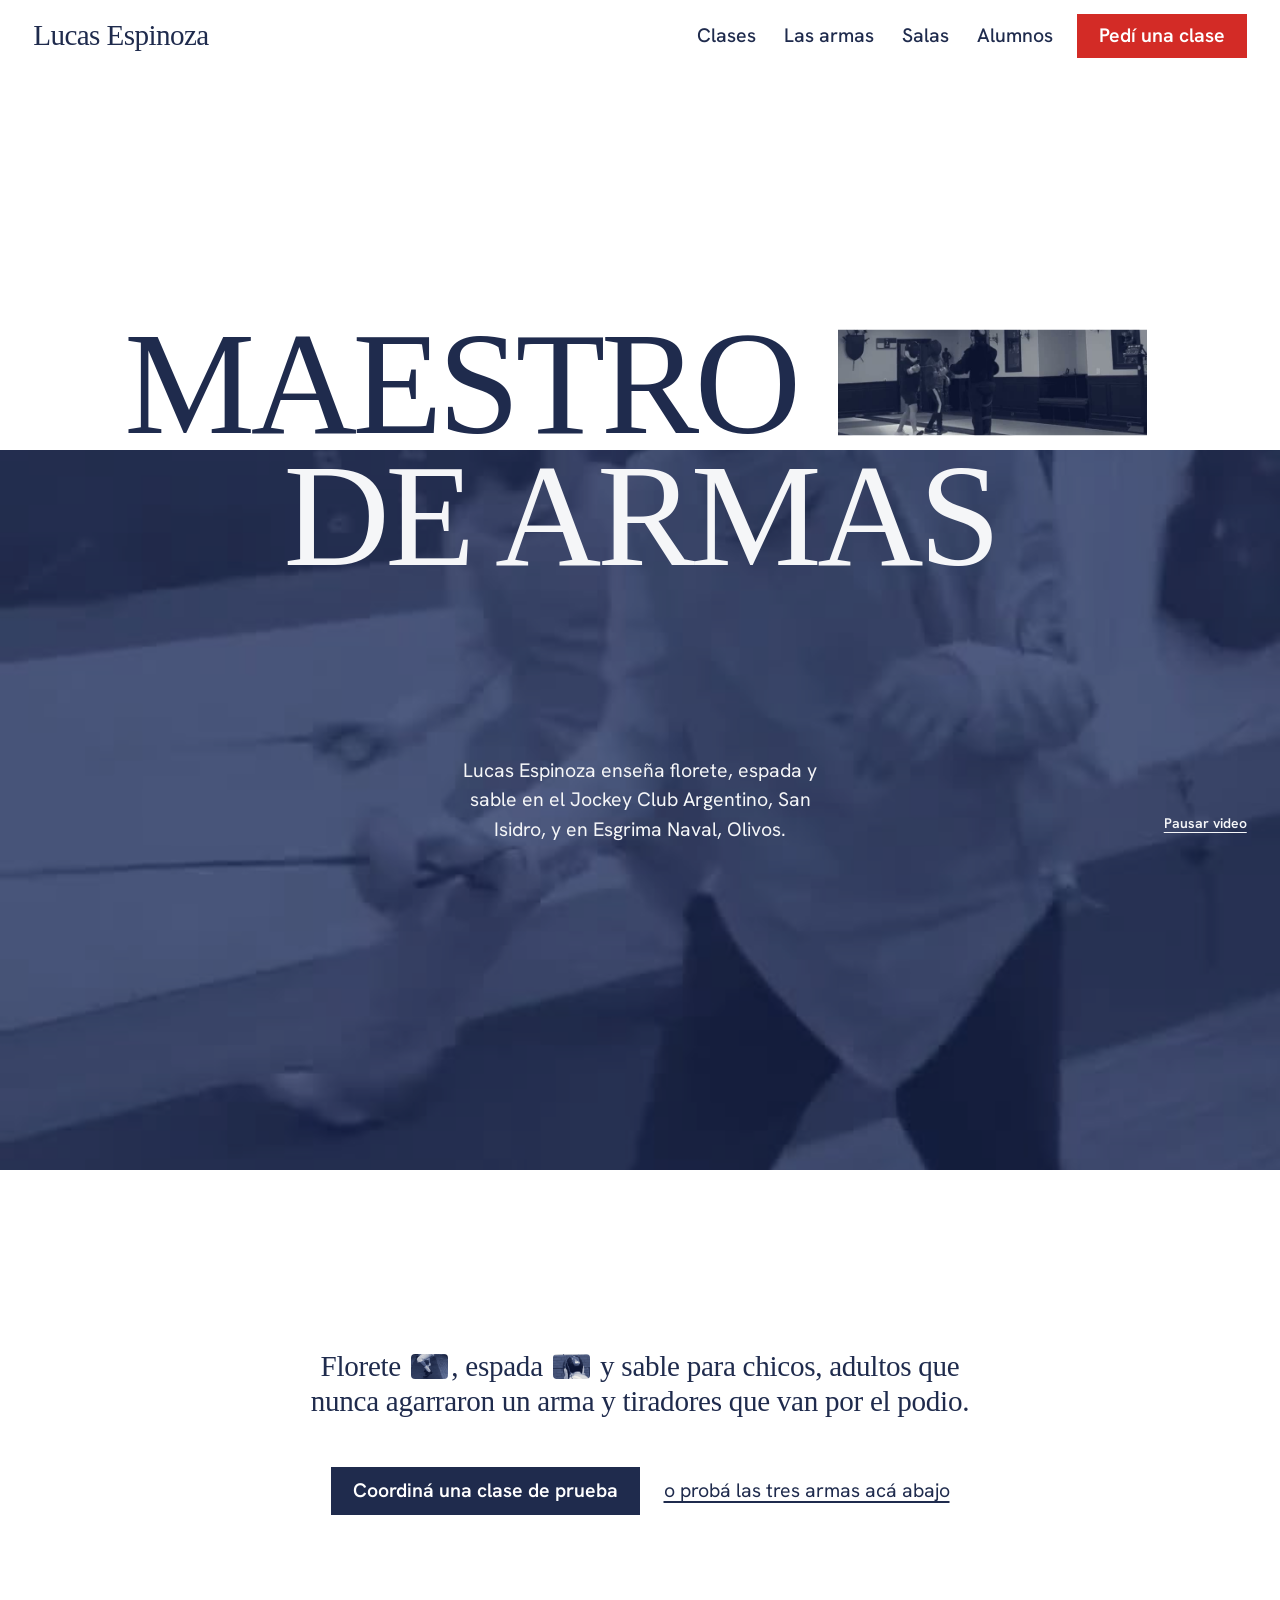
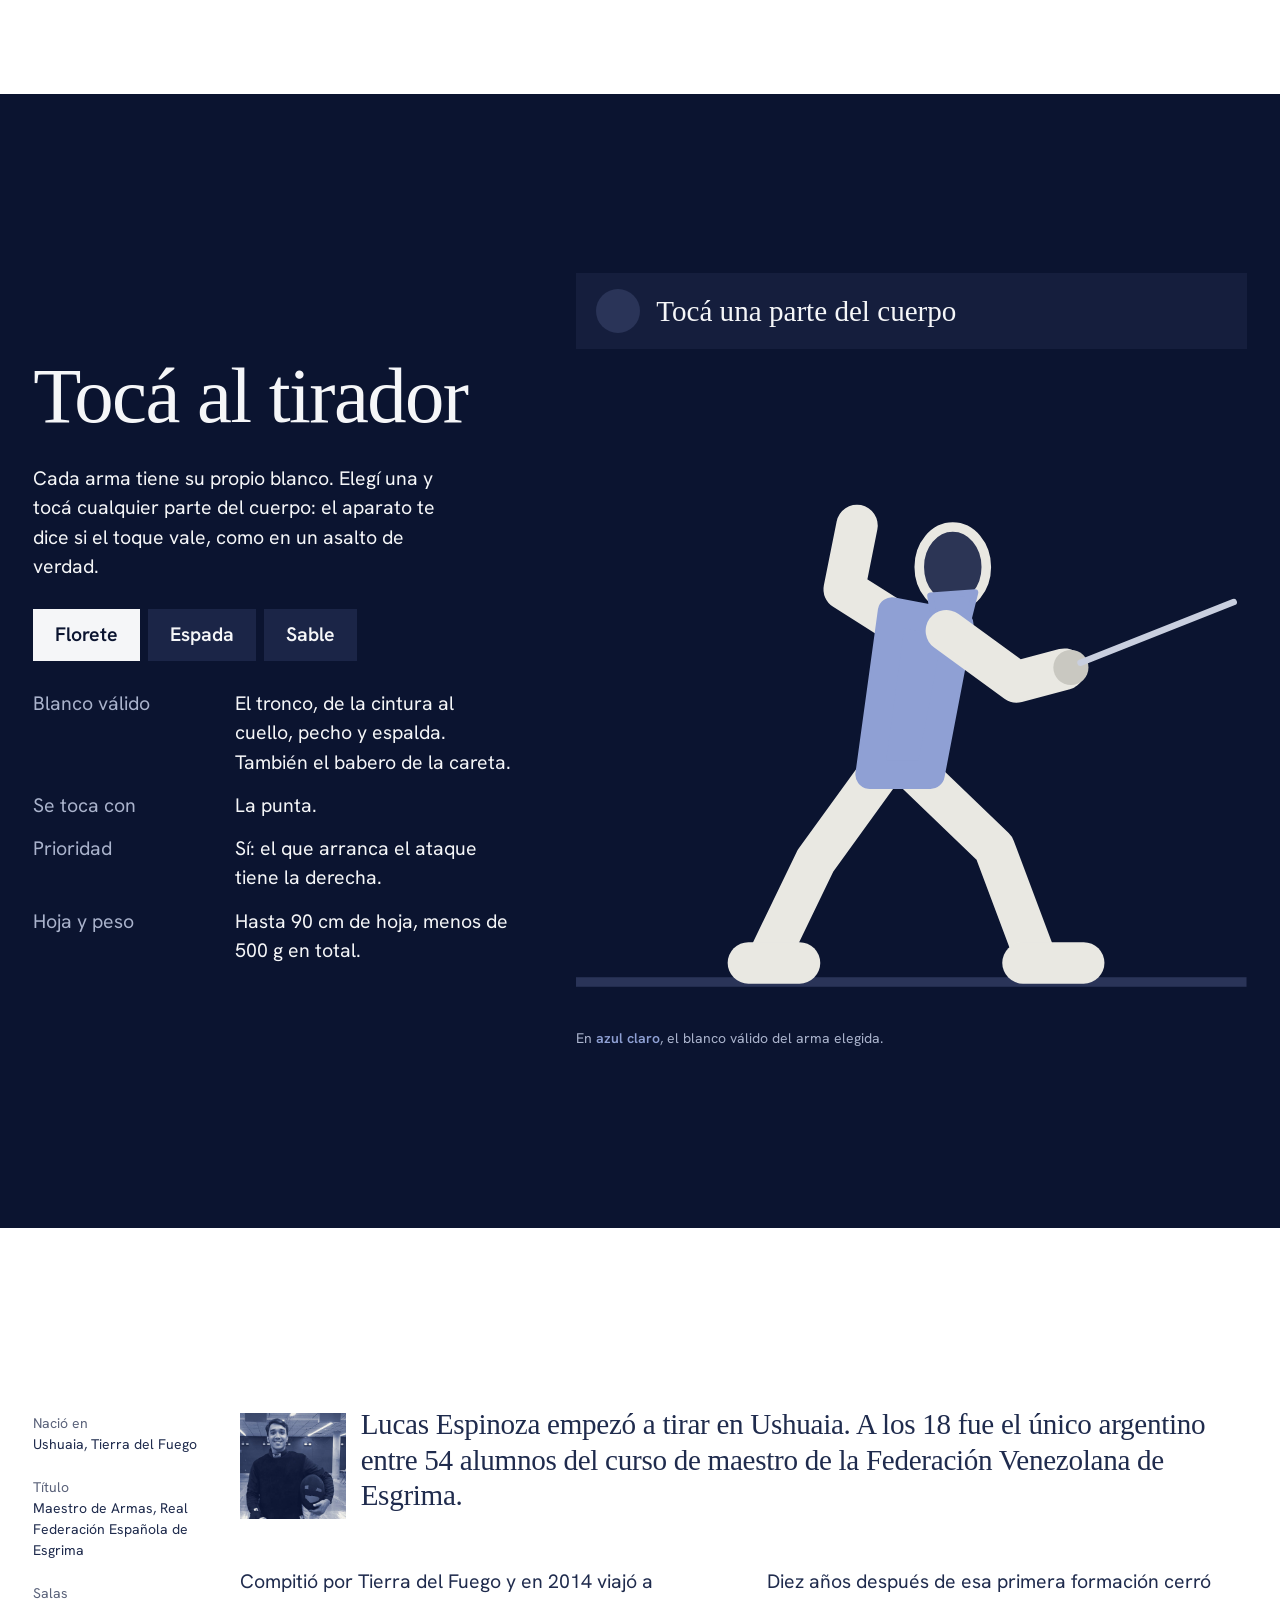
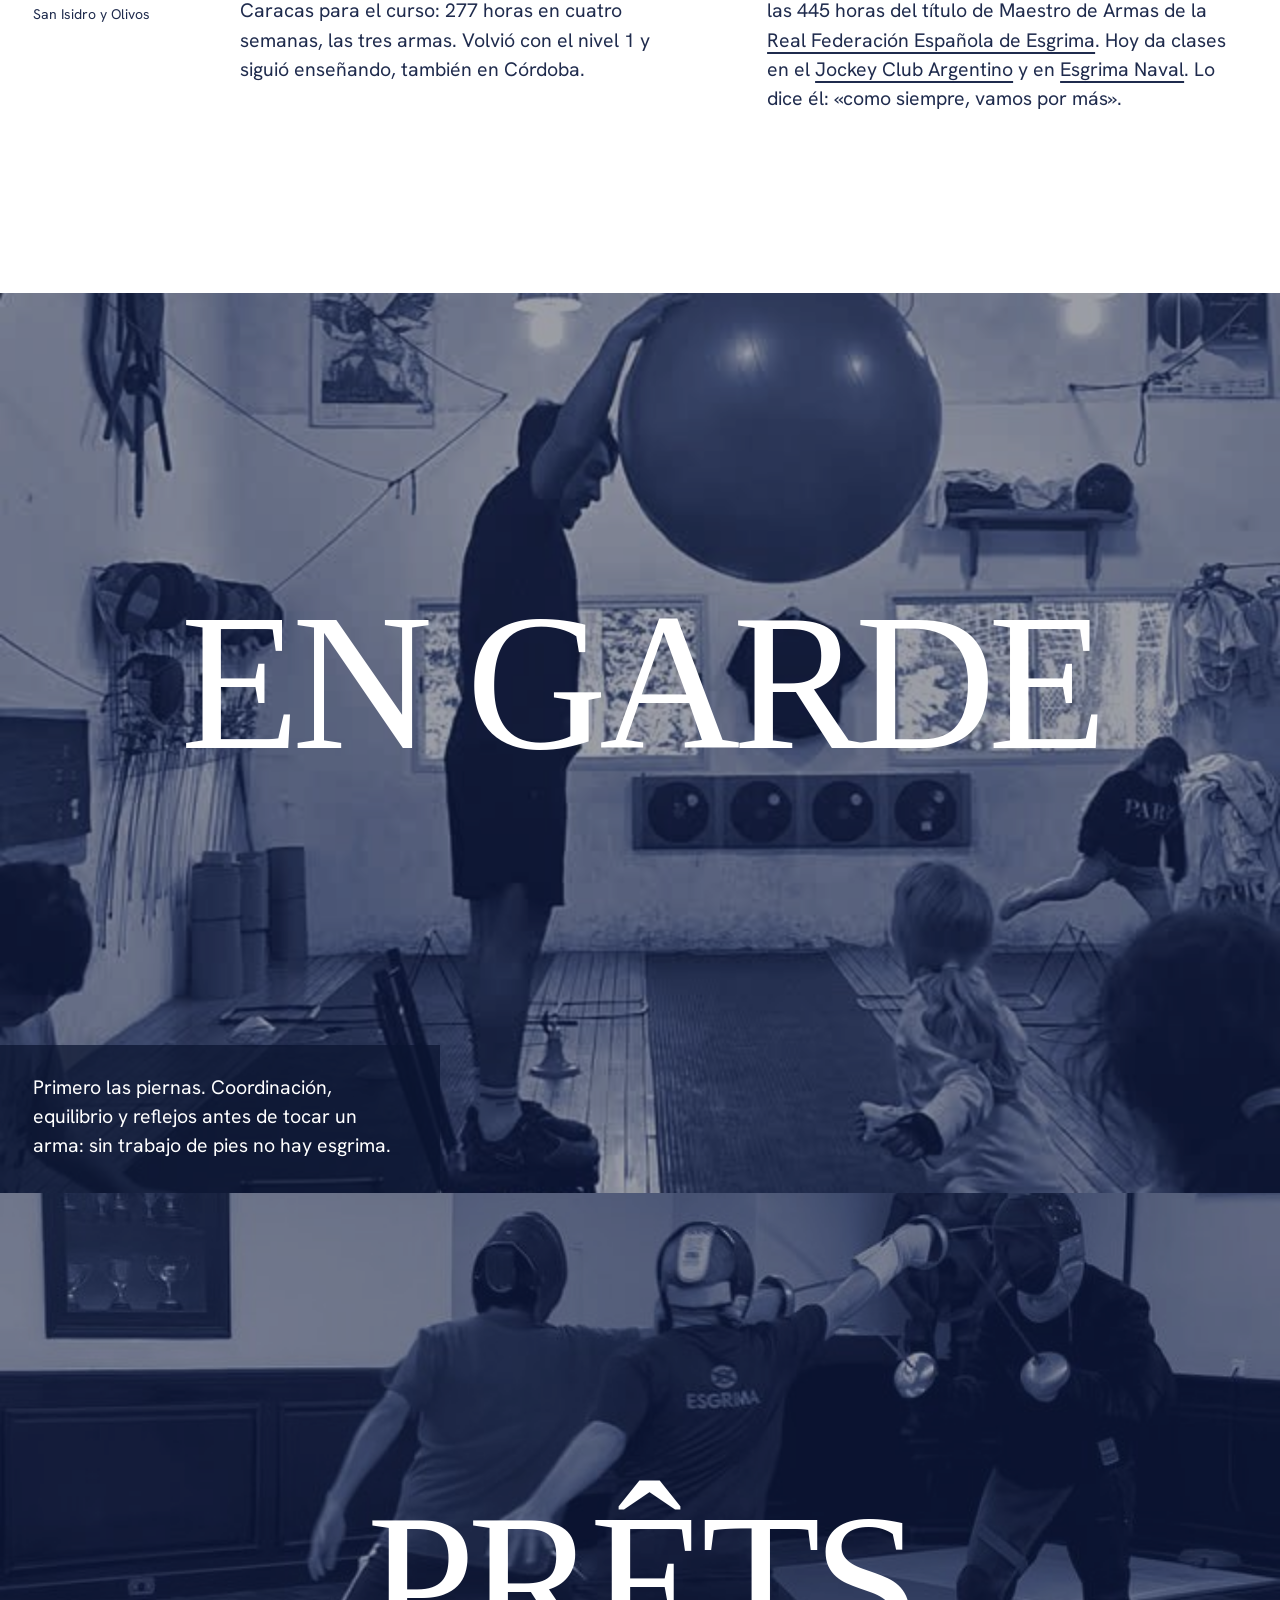
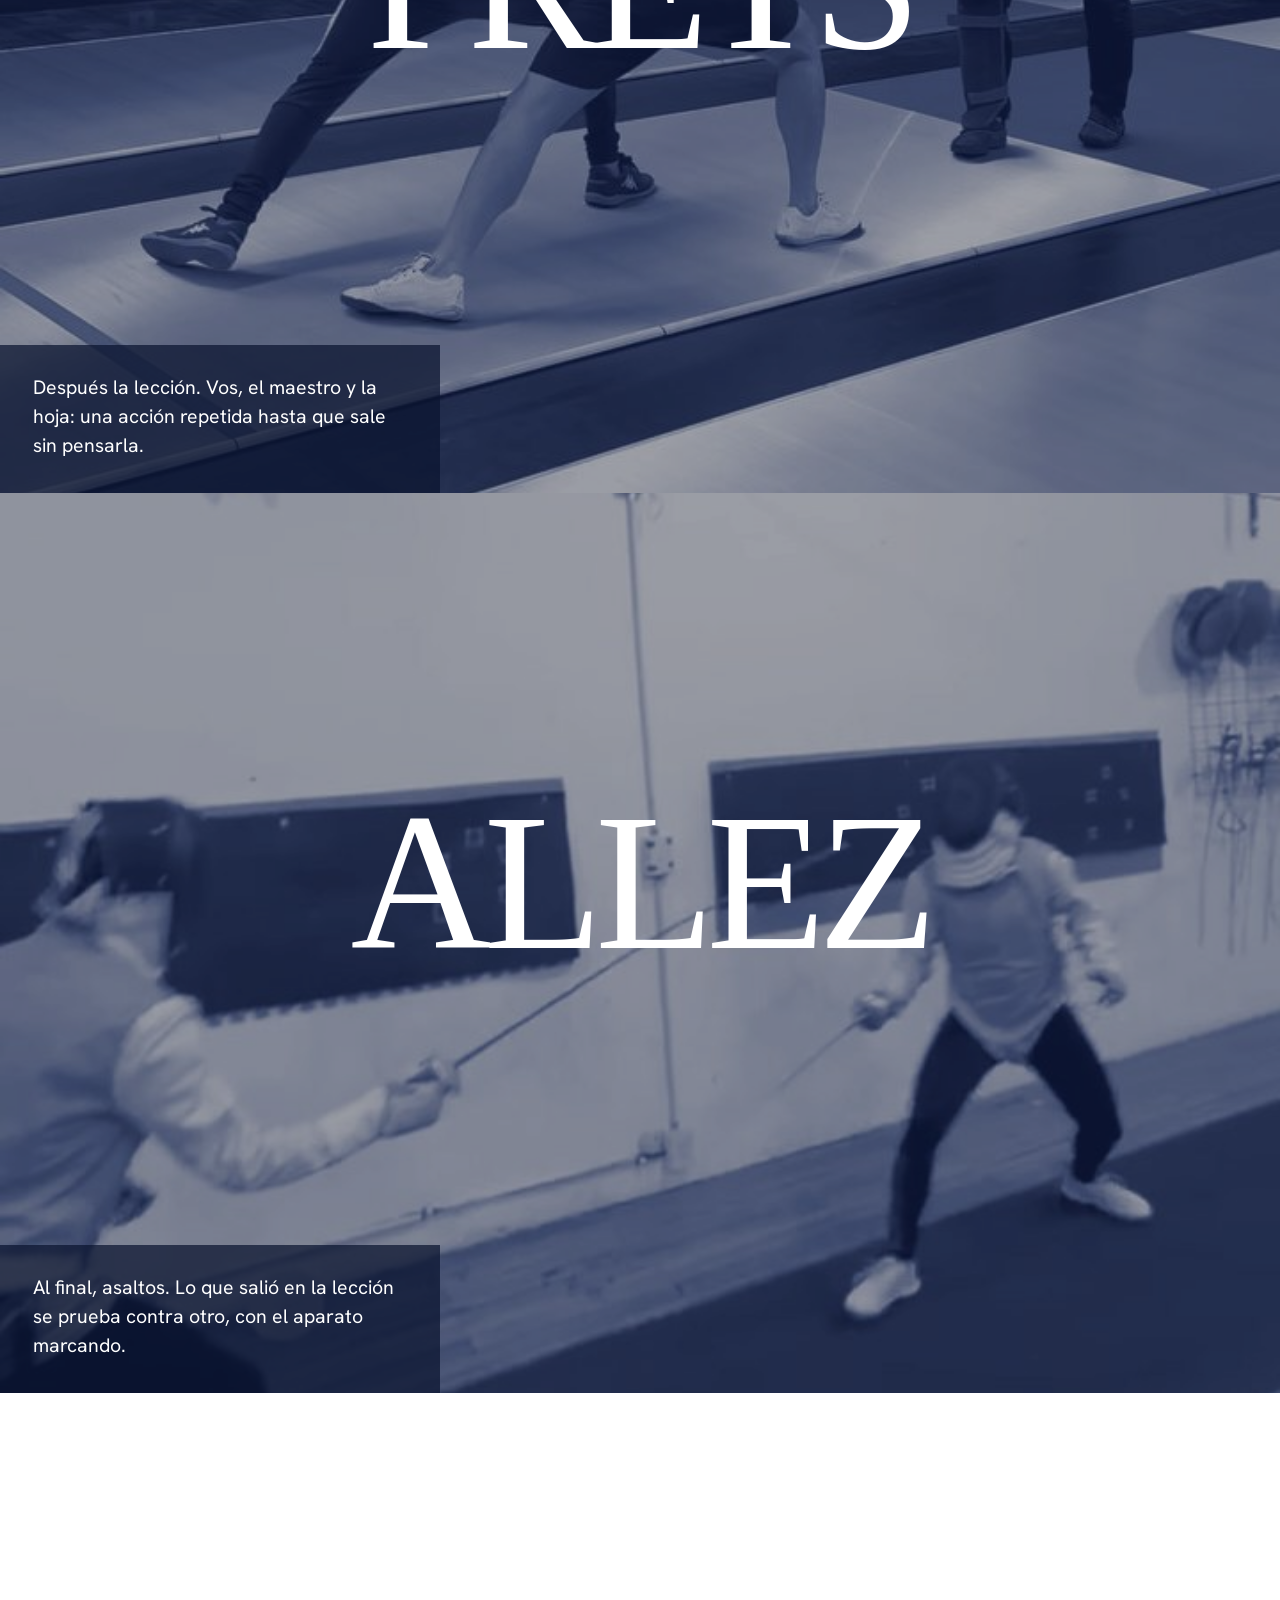
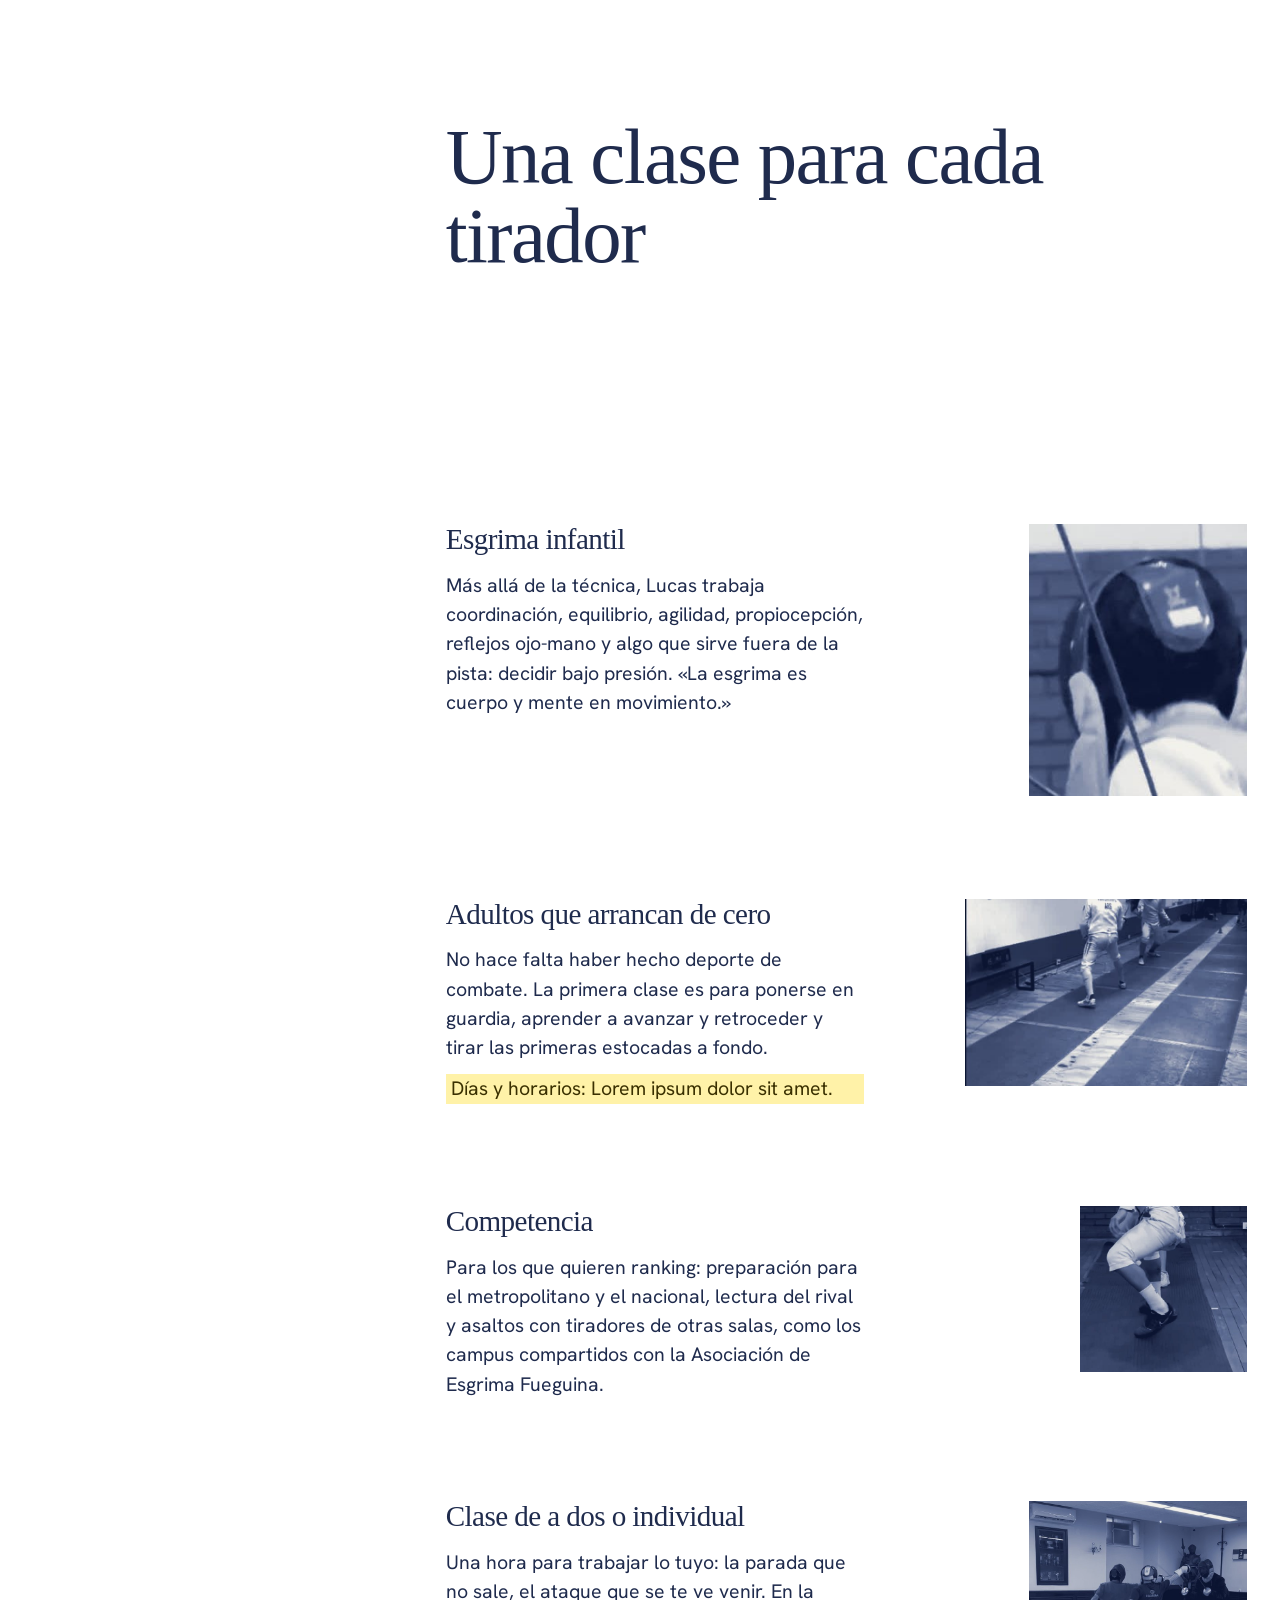
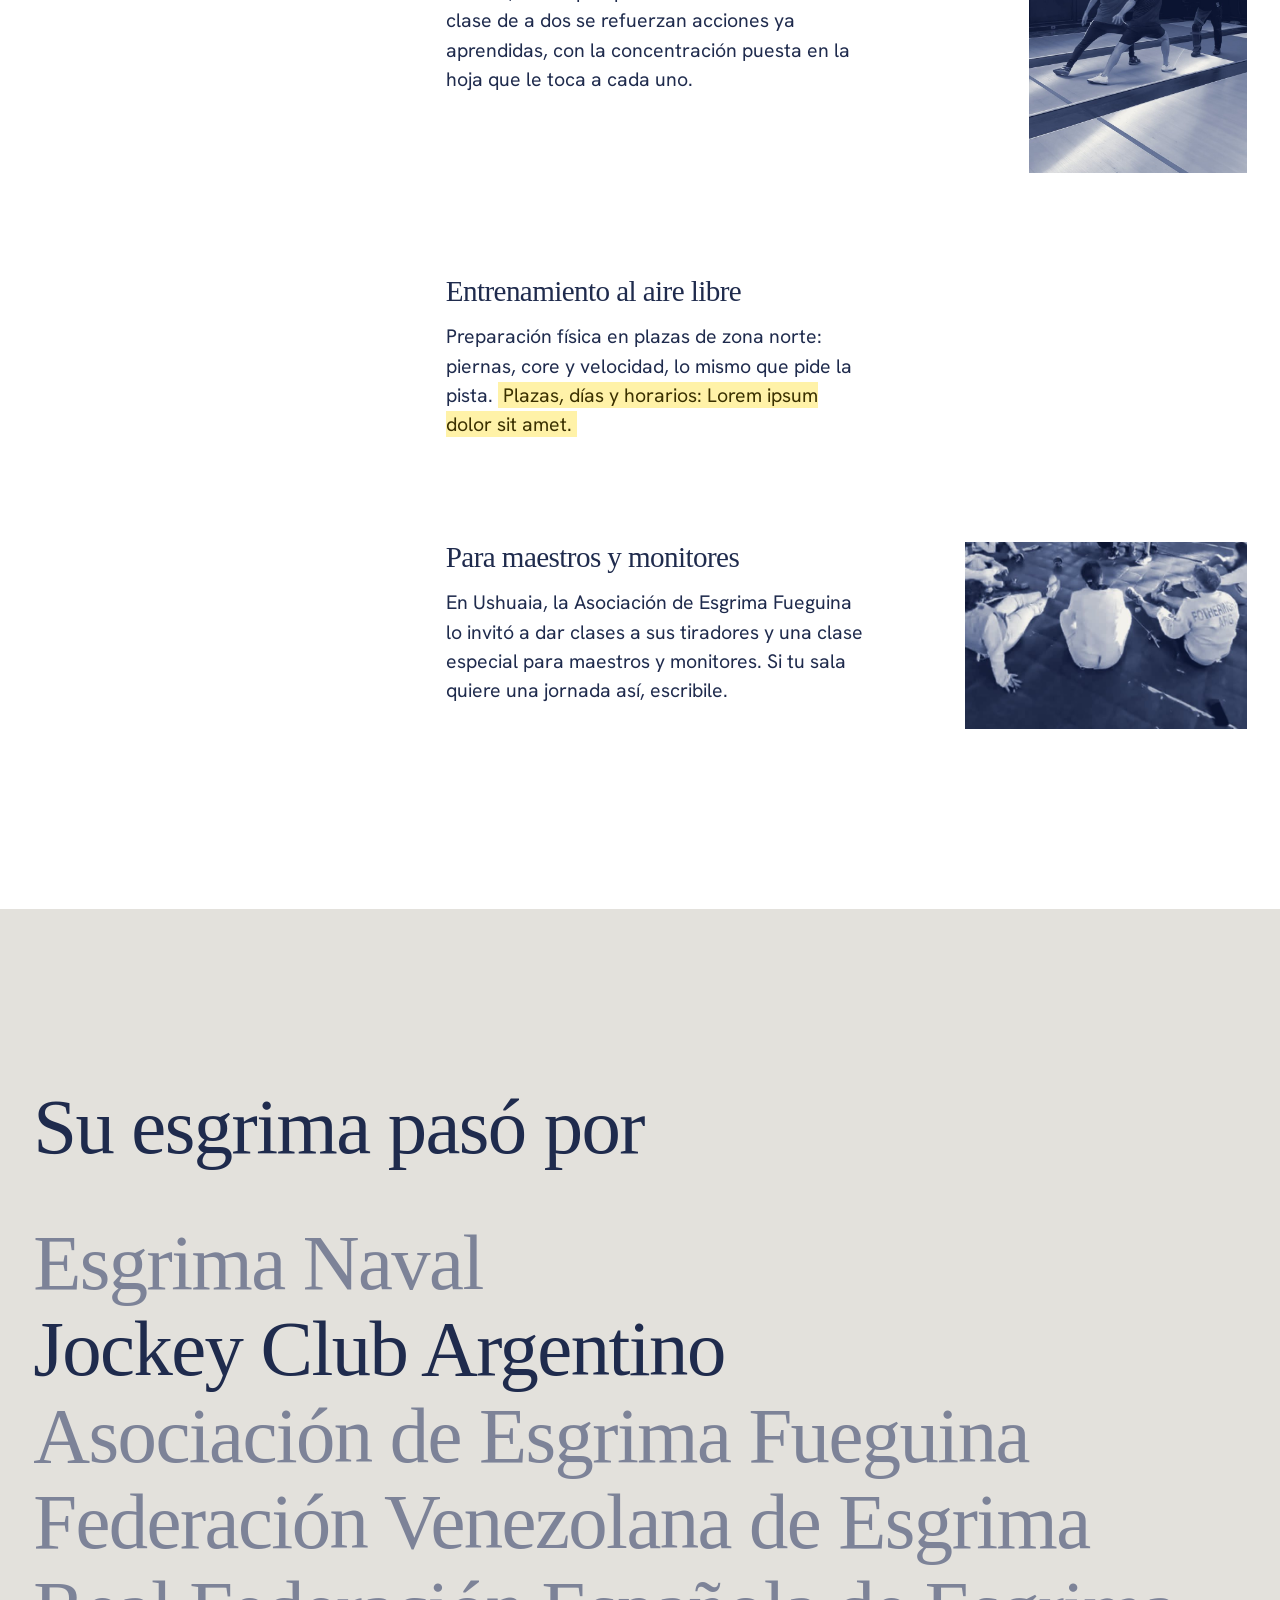
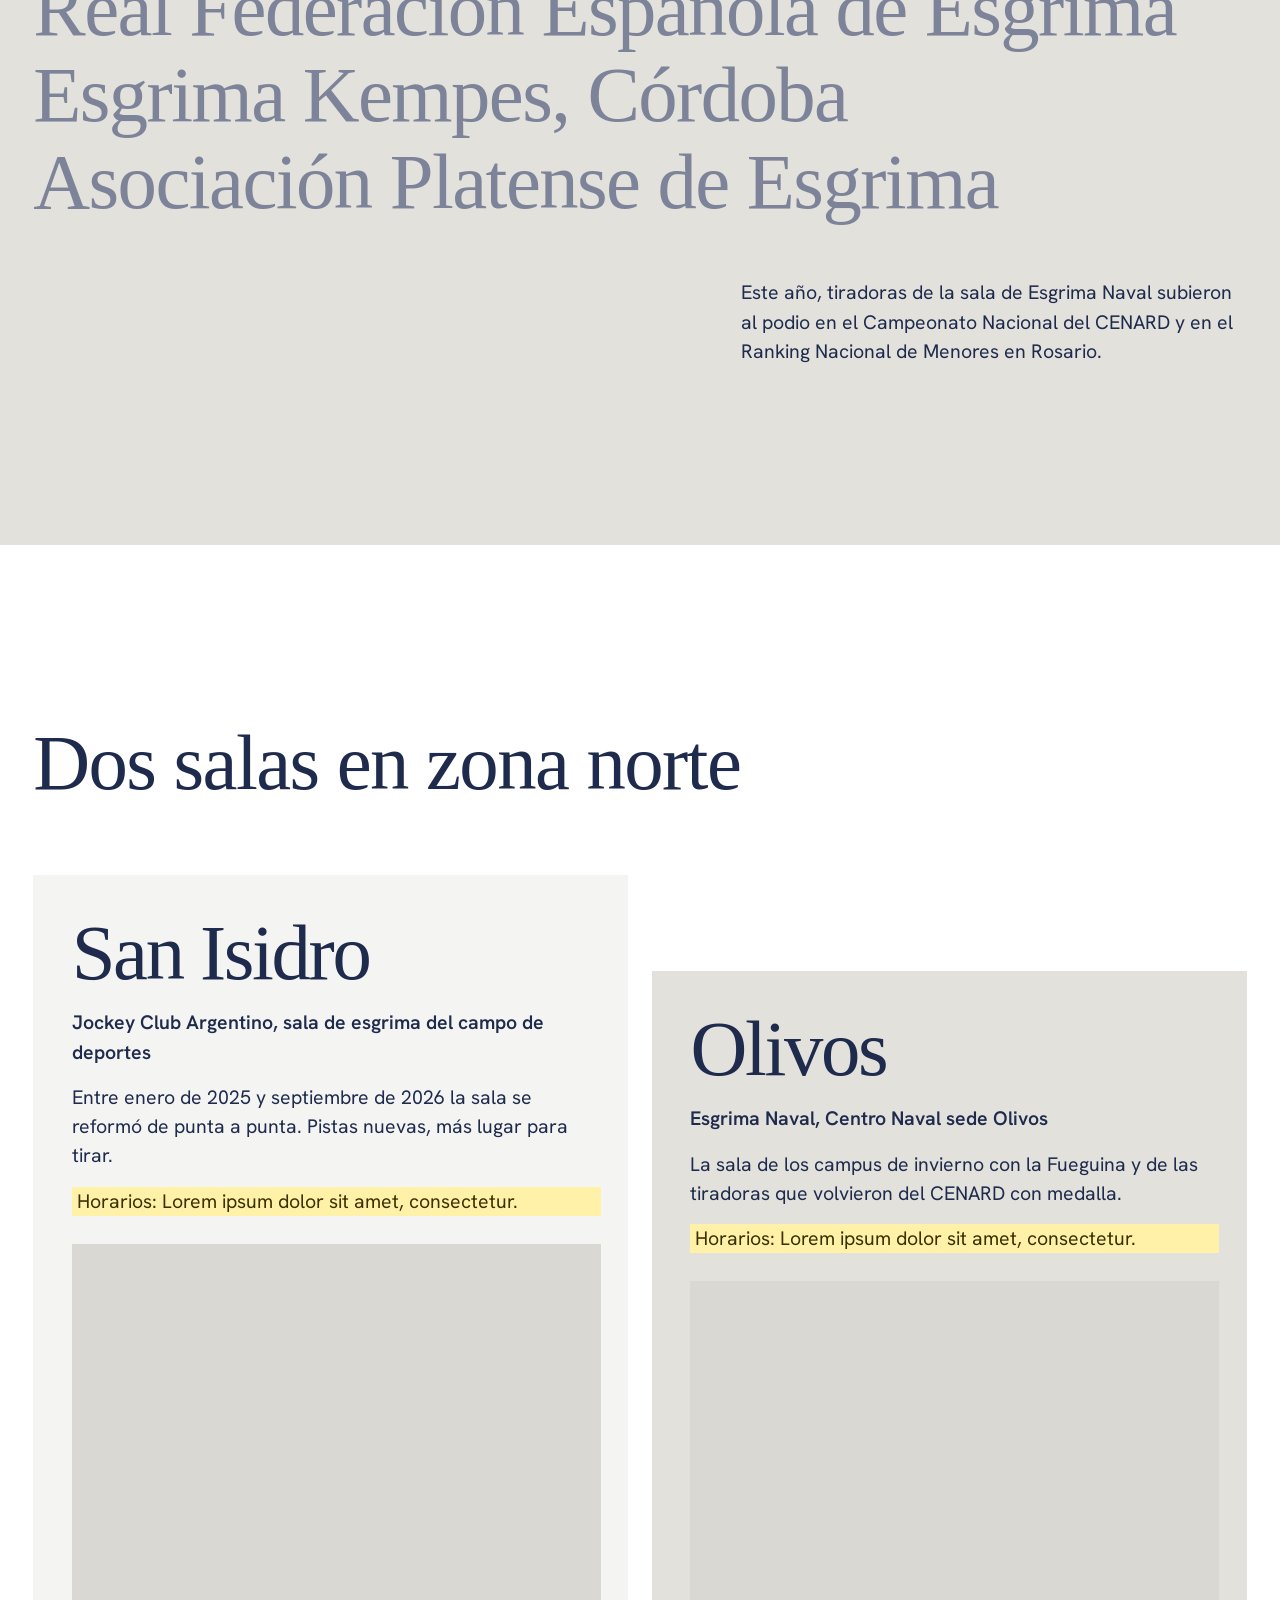
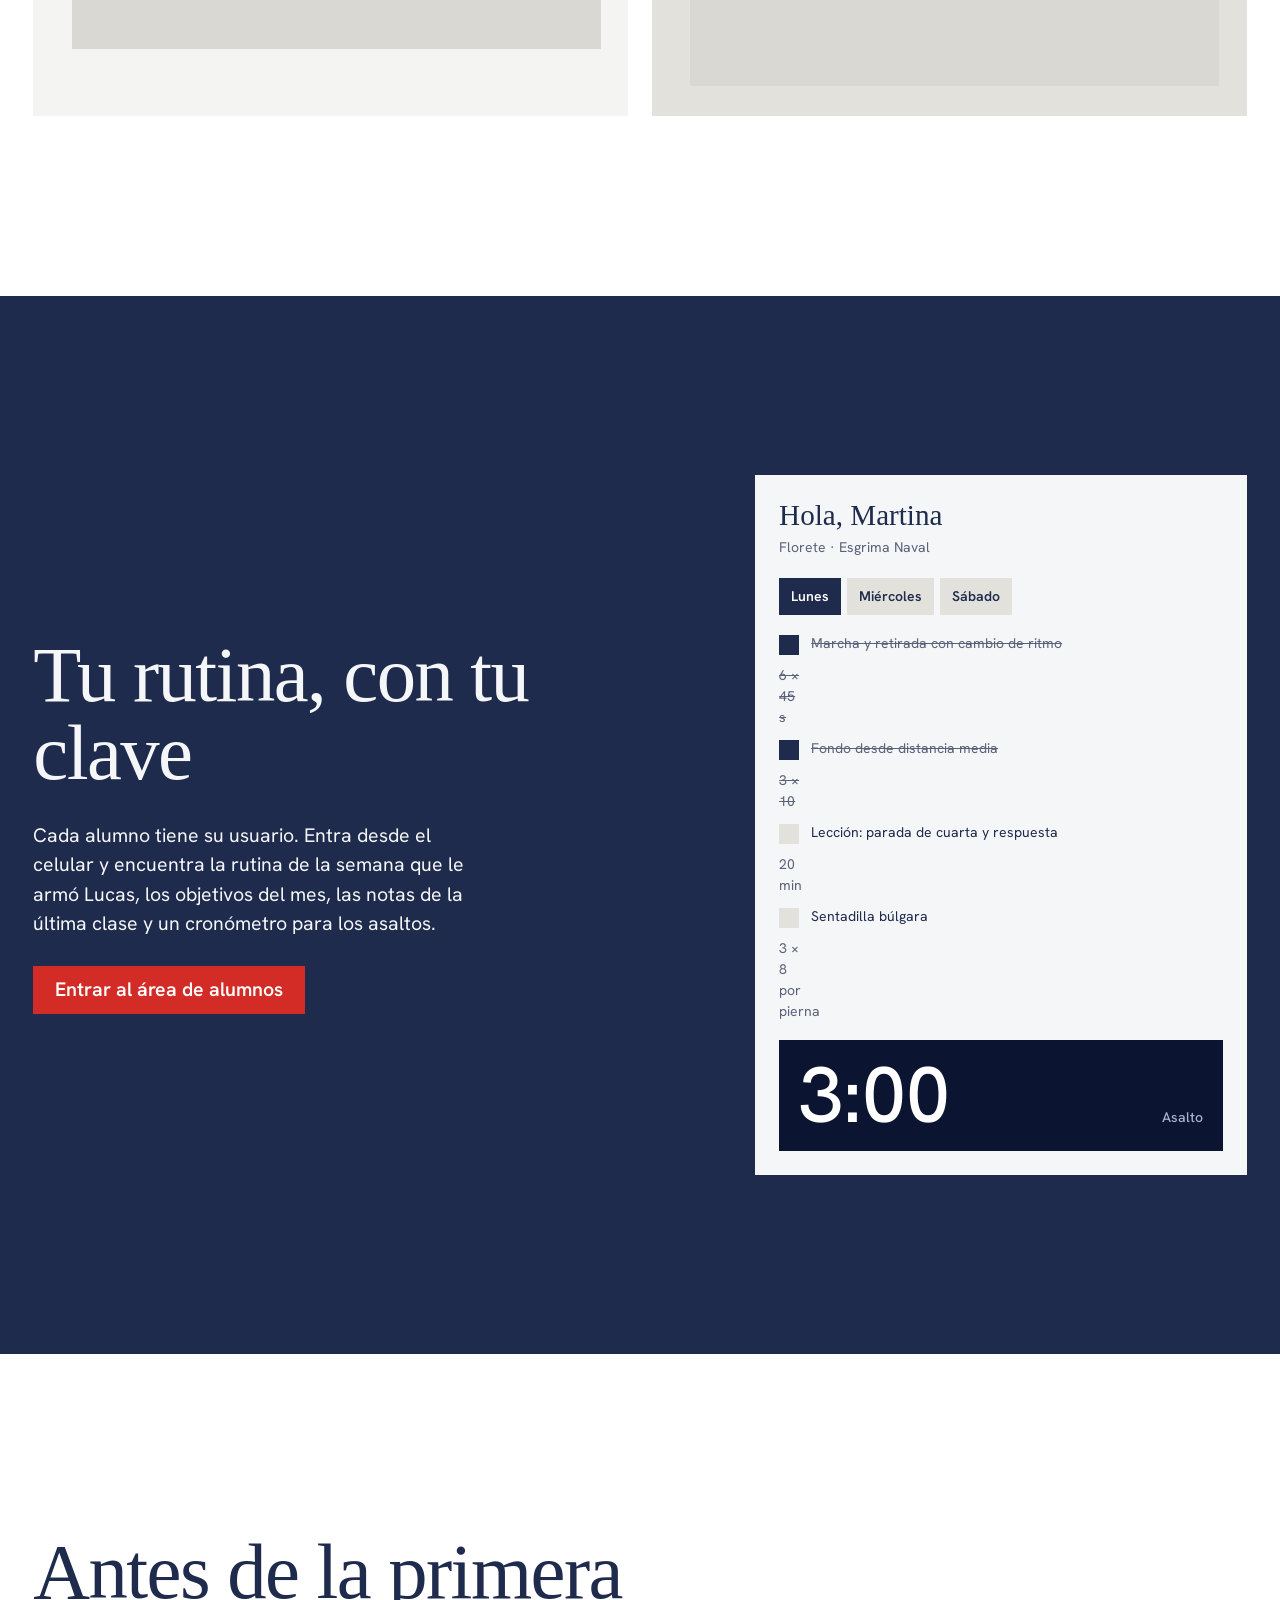
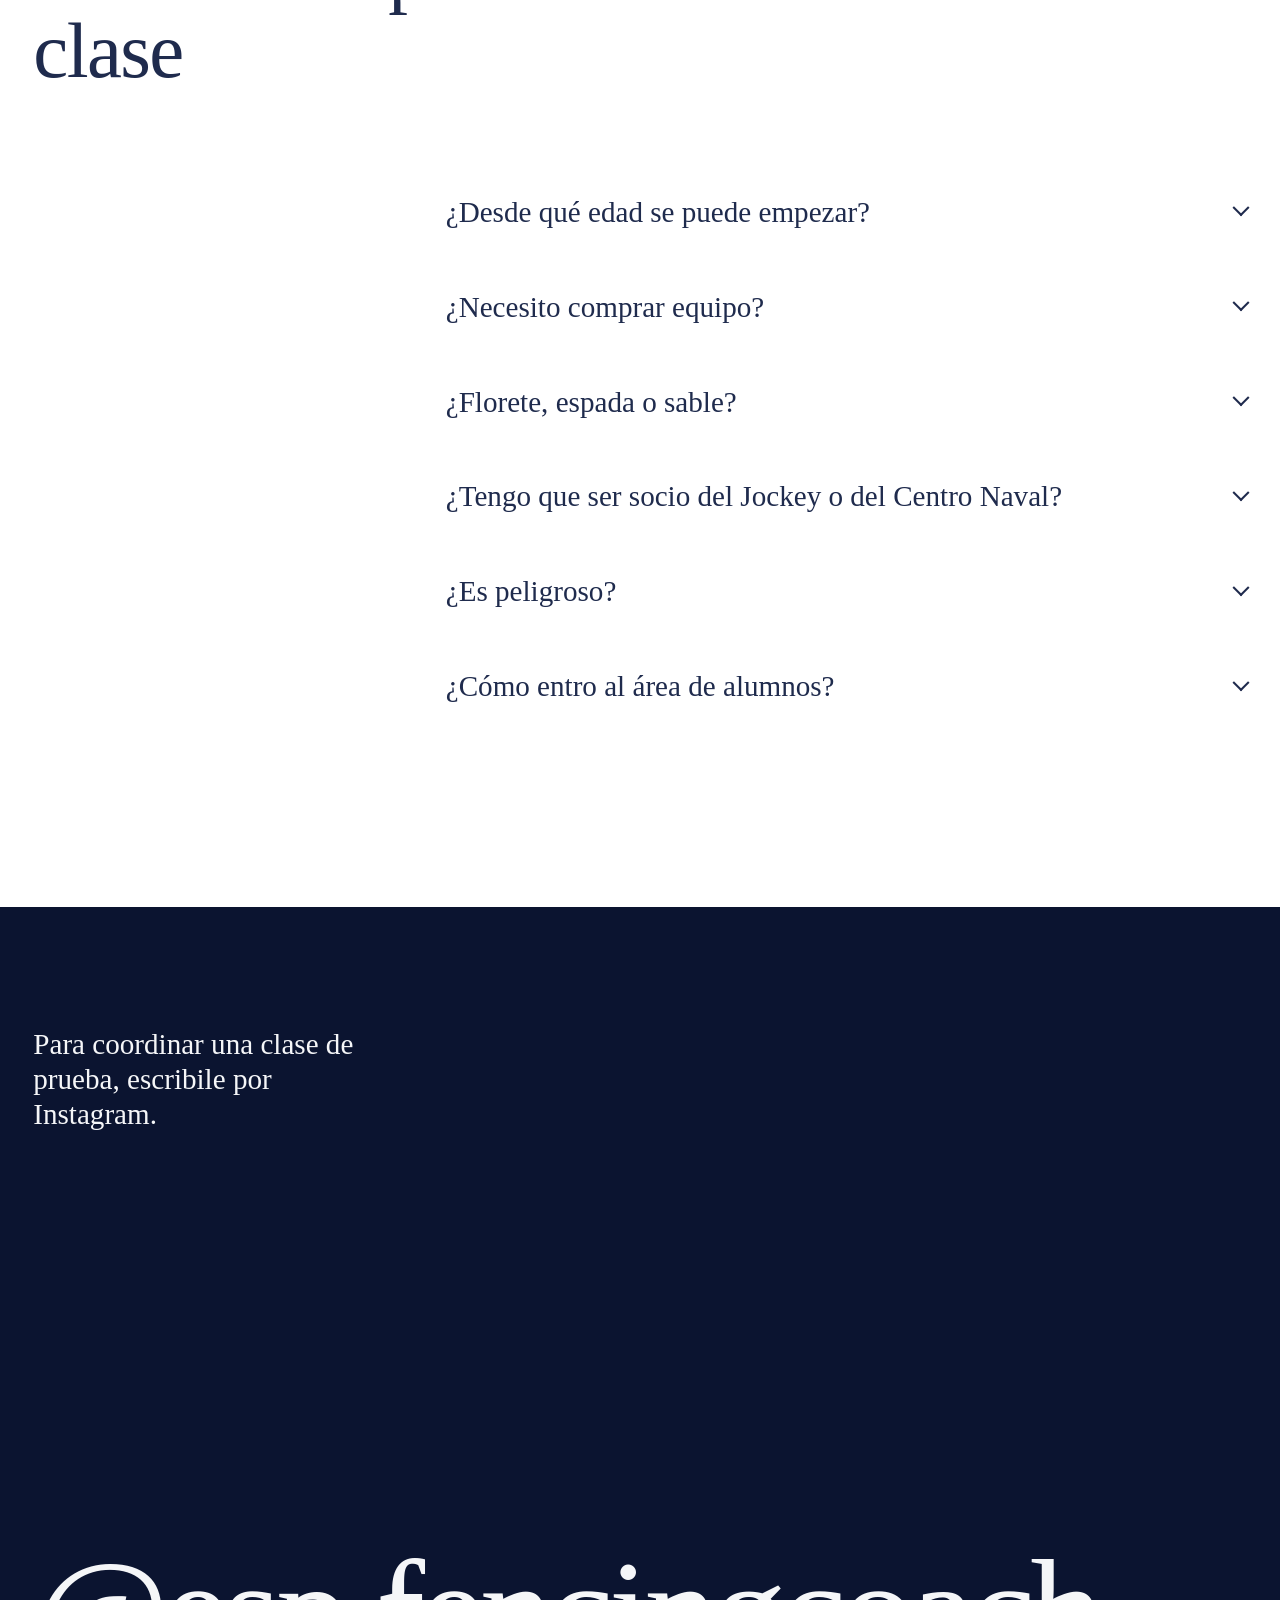
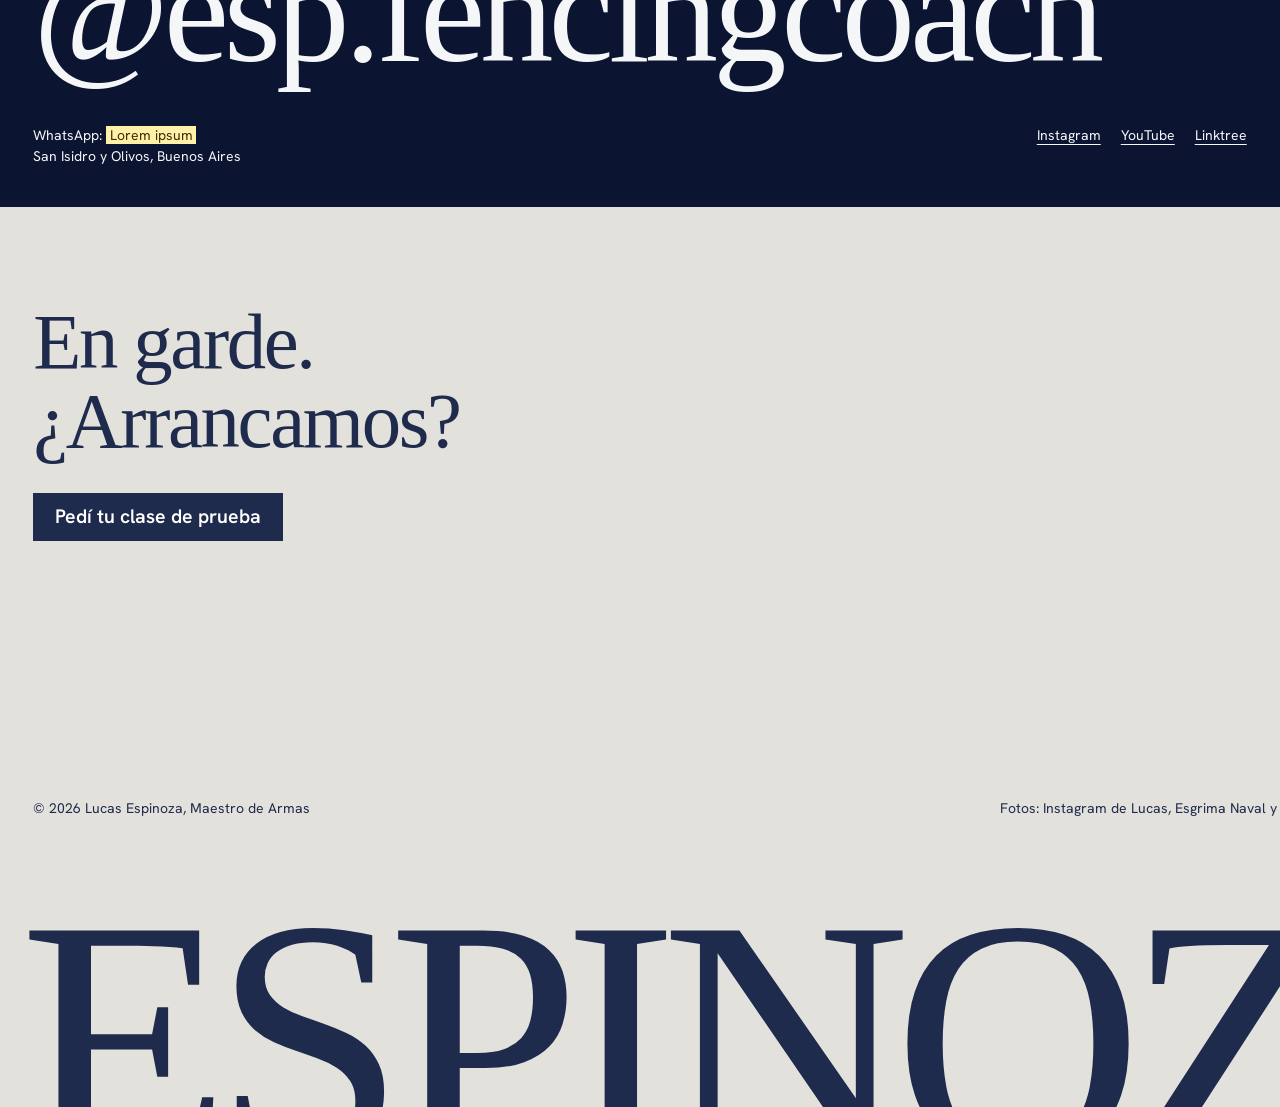
<file: index.html>
<!doctype html>
<html lang="es-AR">
<head>
<meta charset="utf-8">
<meta name="viewport" content="width=device-width, initial-scale=1">
<title>Lucas Espinoza · Maestro de Armas | Clases de esgrima en San Isidro y Olivos</title>
<meta name="description" content="Clases de florete, espada y sable con Lucas Espinoza, Maestro de Armas (RFEE), en la sala del Jockey Club Argentino (San Isidro) y en Esgrima Naval (Olivos). Chicos, adultos y competidores.">
<!-- Muestra: sacar noindex cuando Lucas apruebe el sitio -->
<meta name="robots" content="noindex, follow">
<meta name="theme-color" content="#1f2b4d">
<link rel="canonical" href="https://borthaburutoribio.github.io/lucas-espinoza-website/">
<meta property="og:type" content="website">
<meta property="og:title" content="Lucas Espinoza · Maestro de Armas">
<meta property="og:description" content="Florete, espada y sable en el Jockey Club Argentino y en Esgrima Naval.">
<meta property="og:image" content="https://borthaburutoribio.github.io/lucas-espinoza-website/assets/img/lucas-espinoza-sala-de-esgrima.jpg">
<link rel="icon" href="assets/img/favicon.svg" type="image/svg+xml">
<link rel="preconnect" href="https://fonts.googleapis.com">
<link rel="preconnect" href="https://fonts.gstatic.com" crossorigin>
<link rel="preconnect" href="https://api.fontshare.com">
<link rel="preconnect" href="https://cdn.fontshare.com" crossorigin>
<link href="https://fonts.googleapis.com/css2?family=Hanken+Grotesk:wght@400;500;600&display=swap" rel="stylesheet">
<link href="https://api.fontshare.com/v2/css?f[]=zodiak@100,300,500&display=swap" rel="stylesheet">
<link rel="stylesheet" href="styles.css?v=6">
<script type="application/ld+json">
{
  "@context": "https://schema.org",
  "@graph": [
    {
      "@type": ["LocalBusiness", "SportsActivityLocation"],
      "@id": "https://borthaburutoribio.github.io/lucas-espinoza-website/#clases",
      "name": "Lucas Espinoza · Clases de esgrima",
      "description": "Clases de florete, espada y sable para chicos, adultos y competidores.",
      "image": "https://borthaburutoribio.github.io/lucas-espinoza-website/assets/img/lucas-espinoza-sala-de-esgrima.jpg",
      "url": "https://borthaburutoribio.github.io/lucas-espinoza-website/",
      "areaServed": ["San Isidro", "Olivos", "Zona Norte, Buenos Aires"],
      "sameAs": ["https://www.instagram.com/esp.fencingcoach/", "https://youtube.com/@esgrimacdd"],
      "location": [
        {"@type": "Place", "name": "Sala de esgrima del Jockey Club Argentino, campo de deportes", "address": {"@type": "PostalAddress", "addressLocality": "San Isidro", "addressRegion": "Buenos Aires", "addressCountry": "AR"}},
        {"@type": "Place", "name": "Esgrima Naval, Centro Naval sede Olivos", "address": {"@type": "PostalAddress", "addressLocality": "Olivos", "addressRegion": "Buenos Aires", "addressCountry": "AR"}}
      ],
      "founder": {"@id": "https://borthaburutoribio.github.io/lucas-espinoza-website/#lucas"}
    },
    {
      "@type": "Person",
      "@id": "https://borthaburutoribio.github.io/lucas-espinoza-website/#lucas",
      "name": "Lucas Espinoza",
      "jobTitle": "Maestro de Armas (entrenador de esgrima)",
      "birthPlace": "Ushuaia, Tierra del Fuego",
      "hasCredential": "Maestro de Armas, Real Federación Española de Esgrima",
      "sameAs": ["https://www.instagram.com/esp.fencingcoach/"]
    },
    {
      "@type": "FAQPage",
      "mainEntity": [
        {"@type": "Question", "name": "¿Desde qué edad se puede empezar esgrima?", "acceptedAnswer": {"@type": "Answer", "text": "Hay clases de esgrima infantil en las dos salas. La edad mínima se confirma con Lucas según el grupo."}},
        {"@type": "Question", "name": "¿Necesito comprar equipo para la primera clase?", "acceptedAnswer": {"@type": "Answer", "text": "No hace falta comprar nada antes de probar. Con qué equipo arrancás se habla con Lucas antes de la clase."}},
        {"@type": "Question", "name": "¿Florete, espada o sable?", "acceptedAnswer": {"@type": "Answer", "text": "En florete se toca con la punta y solo vale el tronco; en espada vale todo el cuerpo; en sable se toca con punta y filo de la cintura para arriba. Lucas enseña las tres."}},
        {"@type": "Question", "name": "¿Tengo que ser socio del Jockey Club o del Centro Naval?", "acceptedAnswer": {"@type": "Answer", "text": "Depende de la sala. Escribile a Lucas y te cuenta cómo es el acceso en cada una."}},
        {"@type": "Question", "name": "¿La esgrima es peligrosa?", "acceptedAnswer": {"@type": "Answer", "text": "Careta, chaqueta y plastrón están hechos para que el toque no lastime y las hojas tienen la punta roma. Algún moretón puede quedar."}},
        {"@type": "Question", "name": "¿Cómo entro al área de alumnos?", "acceptedAnswer": {"@type": "Answer", "text": "Lucas te da un usuario y una clave. Con eso entrás desde el celular y ves tu rutina, tus objetivos y sus notas."}}
      ]
    }
  ]
}
</script>
</head>
<body>
<a class="skip" href="#contenido">Saltar al contenido</a>

<header class="bar" data-ink="dark">
  <a class="wordmark" href="#top" aria-label="Lucas Espinoza, inicio">Lucas Espinoza</a>
  <nav class="bar-nav" aria-label="Principal">
    <button class="menu-word" type="button" aria-expanded="false" aria-controls="menu">Menú</button>
    <ul id="menu" class="bar-links">
      <li><a href="#clases">Clases</a></li>
      <li><a href="#armas">Las armas</a></li>
      <li><a href="#salas">Salas</a></li>
      <li><a href="alumnos/">Alumnos</a></li>
    </ul>
  </nav>
  <a class="btn btn-accent bar-cta" href="https://ig.me/m/esp.fencingcoach" target="_blank" rel="noopener">Pedí una clase</a>
</header>

<main id="contenido">

<!-- HERO: dos campos, el título cruza la costura -->
<section class="hero" id="top" data-chapter="light">
  <div class="hero-field hero-paper"></div>
  <div class="hero-field hero-navy"></div>
  <video class="hero-photo" autoplay muted loop playsinline preload="auto" poster="assets/video/entrenamiento-esgrima-naval.jpg" aria-label="Entrenamiento en la sala de Esgrima Naval: tiradores en guardia y Lucas con la pelota de reacción">
    <source src="assets/video/entrenamiento-esgrima-naval.mp4" type="video/mp4">
  </video>
  <div class="hero-title-wrap">
    <h1 class="hero-title"><span class="l1">Maestro <span class="slot"><video autoplay muted loop playsinline poster="assets/video/clase-de-a-dos-jockey-club.jpg" aria-label="Clase de a dos: Lucas frente a dos alumnos en la pista"><source src="assets/video/clase-de-a-dos-jockey-club.mp4" type="video/mp4"></video></span></span><span class="l2">de armas</span></h1>
  </div>
  <button class="video-toggle" type="button" aria-pressed="false" data-video-toggle>Pausar video</button>
  <p class="hero-sub">Lucas Espinoza enseña florete, espada y sable en el Jockey Club Argentino, San Isidro, y en Esgrima Naval, Olivos.</p>
</section>

<!-- INTRO: una frase con las tres armas adentro -->
<section class="intro" data-chapter="light" aria-label="Para quién son las clases">
  <p class="statement reveal">Florete <span class="thumb"><img src="assets/img/estocada-a-fondo.jpg" width="490" height="576" alt="" loading="lazy"></span>, espada <span class="thumb"><img src="assets/img/careta-de-esgrima.jpg" width="430" height="350" alt="" loading="lazy"></span> y sable para chicos, adultos que nunca agarraron un arma y tiradores que van por el podio.</p>
  <p class="intro-cta reveal"><a class="btn btn-ink" href="https://ig.me/m/esp.fencingcoach" target="_blank" rel="noopener">Coordiná una clase de prueba</a> <a class="text-link" href="#armas">o probá las tres armas acá abajo</a></p>
</section>

<!-- LA PIEZA VIVA: tocá al tirador -->
<section class="armas" id="armas" data-chapter="dark">
  <div class="armas-copy">
    <h2 class="reveal">Tocá al tirador</h2>
    <p class="reveal">Cada arma tiene su propio blanco. Elegí una y tocá cualquier parte del cuerpo: el aparato te dice si el toque vale, como en un asalto de verdad.</p>
    <div class="weapon-pick reveal" role="radiogroup" aria-label="Elegí un arma">
      <button type="button" role="radio" aria-checked="true" data-weapon="florete">Florete</button>
      <button type="button" role="radio" aria-checked="false" data-weapon="espada">Espada</button>
      <button type="button" role="radio" aria-checked="false" data-weapon="sable">Sable</button>
    </div>
    <dl class="weapon-facts reveal" aria-live="polite">
      <div><dt>Blanco válido</dt><dd data-fact="blanco">El tronco, de la cintura al cuello, pecho y espalda. También el babero de la careta.</dd></div>
      <div><dt>Se toca con</dt><dd data-fact="toca">La punta.</dd></div>
      <div><dt>Prioridad</dt><dd data-fact="prioridad">Sí: el que arranca el ataque tiene la derecha.</dd></div>
      <div><dt>Hoja y peso</dt><dd data-fact="peso">Hasta 90 cm de hoja, menos de 500 g en total.</dd></div>
    </dl>
  </div>
  <div class="armas-stage">
    <div class="scorebox" aria-live="assertive">
      <span class="lamp" data-lamp="off"></span>
      <span class="scorebox-text" data-score>Tocá una parte del cuerpo</span>
    </div>
    <svg class="fencer" viewBox="0 0 420 400" role="img" aria-label="Silueta de un tirador en guardia. Tocá una zona para ver si el toque es válido con el arma elegida.">
      <line class="piste" x1="0" y1="384" x2="420" y2="384"/>
      <!-- pierna de atrás -->
      <g class="zone" data-zone="piernas" tabindex="0" role="button" aria-label="Pierna de atrás">
        <path d="M192 250 L150 308 L122 366" />
        <path class="foot" d="M108 372 L140 372" />
      </g>
      <!-- pierna de adelante -->
      <g class="zone" data-zone="piernas" tabindex="0" role="button" aria-label="Pierna de adelante">
        <path d="M212 252 L262 300 L286 364" />
        <path class="foot" d="M280 372 L318 372" />
      </g>
      <!-- brazo de atrás -->
      <g class="zone" data-zone="brazos" tabindex="0" role="button" aria-label="Brazo de atrás">
        <path d="M206 162 L168 138 L176 98" />
      </g>
      <!-- tronco -->
      <g class="zone" data-zone="tronco" tabindex="0" role="button" aria-label="Tronco">
        <path class="torso" d="M184 254 L222 254 L240 160 L198 152 Z" />
      </g>
      <!-- cabeza -->
      <g class="zone" data-zone="cabeza" tabindex="0" role="button" aria-label="Careta">
        <ellipse class="mask" cx="236" cy="124" rx="21" ry="25" />
      </g>
      <!-- babero (válido en florete desde 2009) -->
      <g class="zone" data-zone="babero" tabindex="0" role="button" aria-label="Babero de la careta">
        <path class="bib" d="M222 142 L250 140 L246 156 L224 156 Z" />
      </g>
      <!-- brazo armado -->
      <g class="zone" data-zone="brazos" tabindex="0" role="button" aria-label="Brazo armado">
        <path d="M232 164 L276 196 L306 188" />
      </g>
      <!-- mano armada -->
      <g class="zone" data-zone="mano" tabindex="0" role="button" aria-label="Mano armada">
        <circle class="hand" cx="310" cy="187" r="11" />
      </g>
      <line class="blade" x1="316" y1="184" x2="412" y2="146" />
    </svg>
    <p class="armas-legend">En <b>azul claro</b>, el blanco válido del arma elegida.</p>
    <noscript><p class="noscript">Florete: vale el tronco. Espada: vale todo el cuerpo. Sable: vale de la cintura para arriba, sin las manos.</p></noscript>
  </div>
</section>

<!-- QUIÉN ES: retrato como letra capital -->
<section class="about" id="lucas" data-chapter="light" aria-label="Sobre Lucas Espinoza">
  <ul class="about-facts reveal">
    <li><span>Nació en</span> Ushuaia, Tierra del Fuego</li>
    <li><span>Título</span> Maestro de Armas, Real Federación Española de Esgrima</li>
    <li><span>Salas</span> San Isidro y Olivos</li>
  </ul>
  <div class="about-text">
    <p class="about-big reveal"><img class="dropcap" src="assets/img/lucas-espinoza-maestro-de-armas.jpg" width="640" height="640" alt="Lucas Espinoza con la careta bajo el brazo en una sala de esgrima" loading="lazy"><strong>Lucas Espinoza</strong> empezó a tirar en Ushuaia. A los 18 fue el único argentino entre 54 alumnos del curso de maestro de la Federación Venezolana de Esgrima.</p>
    <div class="about-body">
      <p class="reveal">Compitió por Tierra del Fuego y en 2014 viajó a Caracas para el curso: 277 horas en cuatro semanas, las tres armas. Volvió con el nivel 1 y siguió enseñando, también en Córdoba.</p>
      <p class="reveal">Diez años después de esa primera formación cerró las 445 horas del título de Maestro de Armas de la <a href="https://www.instagram.com/esgrima.es/" target="_blank" rel="noopener">Real Federación Española de Esgrima</a>. Hoy da clases en el <a href="https://www.instagram.com/esgrimajockeyclubarg/" target="_blank" rel="noopener">Jockey Club Argentino</a> y en <a href="https://www.instagram.com/esgrimanaval/" target="_blank" rel="noopener">Esgrima Naval</a>. Lo dice él: «como siempre, vamos por más».</p>
    </div>
  </div>
</section>

<!-- CÓMO ES UNA CLASE: un verbo por vez -->
<section class="verbs" id="clase" data-chapter="dark" aria-label="Cómo es una clase">
  <h2 class="sr-only">Cómo es una clase, en tres voces del árbitro</h2>
  <div class="verb-panel">
    <img src="assets/img/clase-esgrima-infantil.jpg" width="640" height="900" alt="Clase de esgrima infantil con pelota de equilibrio en la sala" loading="lazy">
    <div class="verb-sticky"><p class="verb" lang="fr">En garde</p></div>
    <p class="verb-note">Primero las piernas. Coordinación, equilibrio y reflejos antes de tocar un arma: sin trabajo de pies no hay esgrima.</p>
  </div>
  <div class="verb-panel">
    <img src="assets/img/clase-de-a-dos-esgrima.jpg" width="720" height="900" alt="Clase de a dos: Lucas corrige a dos alumnos frente a frente en la pista" loading="lazy">
    <div class="verb-sticky"><p class="verb" lang="fr">Prêts</p></div>
    <p class="verb-note">Después la lección. Vos, el maestro y la hoja: una acción repetida hasta que sale sin pensarla.</p>
  </div>
  <div class="verb-panel">
    <img src="assets/img/asalto-esgrima-naval-vertical.jpg" width="720" height="1100" alt="Asalto de florete entre dos tiradores en la sala de Esgrima Naval" loading="lazy">
    <div class="verb-sticky"><p class="verb" lang="fr">Allez</p></div>
    <p class="verb-note">Al final, asaltos. Lo que salió en la lección se prueba contra otro, con el aparato marcando.</p>
  </div>
</section>

<!-- CLASES: filas con fotos al margen -->
<section class="clases" id="clases" data-chapter="light">
  <h2 class="clases-head reveal">Una clase para cada tirador</h2>
  <article class="row reveal">
    <div class="row-text">
      <h3>Esgrima infantil</h3>
      <p>Más allá de la técnica, Lucas trabaja coordinación, equilibrio, agilidad, propiocepción, reflejos ojo-mano y algo que sirve fuera de la pista: decidir bajo presión. «La esgrima es cuerpo y mente en movimiento.»</p>
    </div>
    <img class="row-img w-a" src="assets/img/careta-de-esgrima.jpg" width="430" height="350" alt="Careta de esgrima infantil con la hoja apoyada" loading="lazy">
  </article>
  <article class="row reveal">
    <div class="row-text">
      <h3>Adultos que arrancan de cero</h3>
      <p>No hace falta haber hecho deporte de combate. La primera clase es para ponerse en guardia, aprender a avanzar y retroceder y tirar las primeras estocadas a fondo.</p>
      <!-- A CONFIRMAR: horario y frecuencia del grupo de adultos -->
      <p class="placeholder">Días y horarios: Lorem ipsum dolor sit amet.</p>
    </div>
    <img class="row-img w-b" src="assets/img/sala-esgrima-jockey-club-san-isidro.jpg" width="620" height="1016" alt="Pistas de la sala de esgrima del Jockey Club Argentino en San Isidro" loading="lazy">
  </article>
  <article class="row reveal">
    <div class="row-text">
      <h3>Competencia</h3>
      <p>Para los que quieren ranking: preparación para el metropolitano y el nacional, lectura del rival y asaltos con tiradores de otras salas, como los campus compartidos con la Asociación de Esgrima Fueguina.</p>
    </div>
    <img class="row-img w-c" src="assets/img/estocada-a-fondo.jpg" width="490" height="576" alt="Tirador en guardia sobre la pista, a punto de tirarse a fondo" loading="lazy">
  </article>
  <article class="row reveal">
    <div class="row-text">
      <h3>Clase de a dos o individual</h3>
      <p>Una hora para trabajar lo tuyo: la parada que no sale, el ataque que se te ve venir. En la clase de a dos se refuerzan acciones ya aprendidas, con la concentración puesta en la hoja que le toca a cada uno.</p>
    </div>
    <img class="row-img w-a" src="assets/img/clase-de-a-dos-esgrima.jpg" width="720" height="900" alt="Lucas dando una clase de a dos en la pista" loading="lazy">
  </article>
  <article class="row reveal">
    <div class="row-text">
      <h3>Entrenamiento al aire libre</h3>
      <!-- A CONFIRMAR: plazas, días, horarios y tipo de entrenamiento (Toribio contó que Lucas también entrena grupos en plazas) -->
      <p>Preparación física en plazas de zona norte: piernas, core y velocidad, lo mismo que pide la pista. <span class="placeholder">Plazas, días y horarios: Lorem ipsum dolor sit amet.</span></p>
    </div>
  </article>
  <article class="row reveal">
    <div class="row-text">
      <h3>Para maestros y monitores</h3>
      <p>En Ushuaia, la Asociación de Esgrima Fueguina lo invitó a dar clases a sus tiradores y una clase especial para maestros y monitores. Si tu sala quiere una jornada así, escribile.</p>
    </div>
    <img class="row-img w-b" src="assets/img/clase-esgrima-fueguina-ushuaia.jpg" width="640" height="535" alt="Tiradores de la Asociación de Esgrima Fueguina sentados en la sala durante la clase" loading="lazy">
  </article>
</section>

<!-- RECORRIDO: nombres como una sola frase -->
<section class="proof" data-chapter="grey" aria-label="Dónde se formó y enseñó">
  <h2 class="names-lead reveal">Su esgrima pasó por</h2>
  <ul class="names reveal">
    <li class="n">Esgrima Naval</li>
    <li class="n">Jockey Club Argentino</li>
    <li class="n">Asociación de Esgrima Fueguina</li>
    <li class="n">Federación Venezolana de Esgrima</li>
    <li class="n">Real Federación Española de Esgrima</li>
    <li class="n">Esgrima Kempes, Córdoba</li>
    <li class="n">Asociación Platense de Esgrima</li>
  </ul>
  <p class="proof-note reveal">Este año, tiradoras de la sala de Esgrima Naval subieron al podio en el Campeonato Nacional del CENARD y en el Ranking Nacional de Menores en Rosario.</p>
</section>

<!-- SALAS -->
<section class="salas" id="salas" data-chapter="light">
  <h2 class="reveal">Dos salas en zona norte</h2>
  <div class="salas-grid">
    <article class="sala reveal">
      <h3>San Isidro</h3>
      <p class="sala-name">Jockey Club Argentino, sala de esgrima del campo de deportes</p>
      <p>Entre enero de 2025 y septiembre de 2026 la sala se reformó de punta a punta. Pistas nuevas, más lugar para tirar.</p>
      <!-- A CONFIRMAR: días, horarios y si hace falta ser socio -->
      <p class="placeholder">Horarios: Lorem ipsum dolor sit amet, consectetur.</p>
      <div class="map"><iframe title="Mapa: Jockey Club Argentino, campo de deportes San Isidro" src="https://maps.google.com/maps?q=Jockey%20Club%20Argentino%20Campo%20de%20Deportes%20San%20Isidro&z=14&output=embed" loading="lazy" referrerpolicy="no-referrer-when-downgrade"></iframe></div>
    </article>
    <article class="sala reveal">
      <h3>Olivos</h3>
      <p class="sala-name">Esgrima Naval, Centro Naval sede Olivos</p>
      <p>La sala de los campus de invierno con la Fueguina y de las tiradoras que volvieron del CENARD con medalla.</p>
      <!-- A CONFIRMAR: días, horarios y si hace falta ser socio -->
      <p class="placeholder">Horarios: Lorem ipsum dolor sit amet, consectetur.</p>
      <div class="map"><iframe title="Mapa: Centro Naval sede Olivos" src="https://maps.google.com/maps?q=Centro%20Naval%20Sede%20Olivos&z=14&output=embed" loading="lazy" referrerpolicy="no-referrer-when-downgrade"></iframe></div>
    </article>
  </div>
</section>

<!-- ÁREA DE ALUMNOS -->
<section class="portal" id="alumnos" data-chapter="dark">
  <div class="portal-copy">
    <h2 class="reveal">Tu rutina, con tu clave</h2>
    <p class="reveal">Cada alumno tiene su usuario. Entra desde el celular y encuentra la rutina de la semana que le armó Lucas, los objetivos del mes, las notas de la última clase y un cronómetro para los asaltos.</p>
    <p class="reveal"><a class="btn btn-accent" href="alumnos/">Entrar al área de alumnos</a></p>
  </div>
  <div class="portal-shot reveal" data-ui aria-hidden="true">
    <div class="ui-head"><b>Hola, Martina</b><span>Florete · Esgrima Naval</span></div>
    <div class="ui-days"><span class="on">Lunes</span><span>Miércoles</span><span>Sábado</span></div>
    <ul class="ui-list">
      <li class="done"><i></i>Marcha y retirada con cambio de ritmo <em>6 × 45 s</em></li>
      <li class="done"><i></i>Fondo desde distancia media <em>3 × 10</em></li>
      <li><i></i>Lección: parada de cuarta y respuesta <em>20 min</em></li>
      <li><i></i>Sentadilla búlgara <em>3 × 8 por pierna</em></li>
    </ul>
    <div class="ui-timer">3:00<span>Asalto</span></div>
  </div>
</section>

<!-- PREGUNTAS -->
<section class="faq" id="preguntas" data-chapter="light">
  <h2 class="reveal">Antes de la primera clase</h2>
  <div class="faq-list">
    <details class="reveal">
      <summary>¿Desde qué edad se puede empezar?</summary>
      <!-- A CONFIRMAR: edad mínima de los grupos infantiles -->
      <p>Hay clases de esgrima infantil en las dos salas. <span class="placeholder">Edad mínima: Lorem ipsum.</span> Lo que se trabaja con los más chicos es coordinación y equilibrio, la técnica viene después.</p>
    </details>
    <details class="reveal">
      <summary>¿Necesito comprar equipo?</summary>
      <!-- A CONFIRMAR: si la sala presta careta, chaqueta y arma para las primeras clases -->
      <p>Para probar no hace falta comprar nada. <span class="placeholder">Equipo que presta la sala: Lorem ipsum dolor sit amet.</span> Llevá ropa cómoda y zapatillas de suela lisa.</p>
    </details>
    <details class="reveal">
      <summary>¿Florete, espada o sable?</summary>
      <p>En florete se toca con la punta y solo vale el tronco. En espada vale todo el cuerpo, de la careta a los pies. En sable se toca con punta y filo, de la cintura para arriba. Lucas enseña las tres; si no sabés cuál, <a href="#armas">probalas acá arriba</a> y lo charlan en la primera clase.</p>
    </details>
    <details class="reveal">
      <summary>¿Tengo que ser socio del Jockey o del Centro Naval?</summary>
      <!-- A CONFIRMAR: condiciones de acceso de cada club -->
      <p>Depende de la sala. <span class="placeholder">Condiciones de acceso: Lorem ipsum dolor sit amet.</span> Escribile y te cuenta cómo es en cada una.</p>
    </details>
    <details class="reveal">
      <summary>¿Es peligroso?</summary>
      <p>Careta, chaqueta y plastrón están hechos para que el toque no lastime, y las hojas tienen la punta roma. Algún moretón puede quedar, como en cualquier deporte de contacto.</p>
    </details>
    <details class="reveal">
      <summary>¿Cómo entro al área de alumnos?</summary>
      <p>Lucas te pasa un usuario y una clave. Entrás en <a href="alumnos/">el área de alumnos</a> y ves tu rutina, tus objetivos y sus notas. Si te olvidás la clave, se la pedís a él.</p>
    </details>
  </div>
</section>

<!-- CONTACTO -->
<section class="contact" id="contacto" data-chapter="dark">
  <p class="contact-lead">Para coordinar una clase de prueba, escribile por Instagram.</p>
  <a class="contact-handle" href="https://ig.me/m/esp.fencingcoach" target="_blank" rel="noopener">@esp.fencing<wbr>coach</a>
  <div class="contact-foot">
    <!-- A CONFIRMAR: número de WhatsApp (celular) -->
    <p>WhatsApp: <span class="placeholder">Lorem ipsum</span><br>San Isidro y Olivos, Buenos Aires</p>
    <p class="contact-links"><a href="https://www.instagram.com/esp.fencingcoach/" target="_blank" rel="noopener">Instagram</a> <a href="https://youtube.com/@esgrimacdd" target="_blank" rel="noopener">YouTube</a> <a href="https://linktr.ee/LEfencingcoach" target="_blank" rel="noopener">Linktree</a></p>
  </div>
</section>

</main>

<footer class="foot" data-chapter="grey">
  <div class="foot-top">
    <div>
      <p class="foot-invite">En garde.<br>¿Arrancamos?</p>
      <a class="btn btn-ink" href="https://ig.me/m/esp.fencingcoach" target="_blank" rel="noopener">Pedí tu clase de prueba</a>
    </div>
    <ul class="foot-links">
      <li><a href="#clases">Clases</a></li>
      <li><a href="#salas">Salas</a></li>
      <li><a href="alumnos/">Área de alumnos</a></li>
      <li><button type="button" class="share" data-share>Compartir este sitio</button></li>
    </ul>
  </div>
  <div class="foot-legal"><span>© 2026 Lucas Espinoza, Maestro de Armas</span><span>Fotos: Instagram de Lucas, Esgrima Naval y Esgrima Fueguina · Sitio: <a href="https://tranqueraweb.com.ar" target="_blank" rel="noopener">Tranquera Digital</a></span></div>
  <p class="foot-name" aria-hidden="true">Espinoza</p>
</footer>

<a class="sticky-cta btn btn-accent" href="https://ig.me/m/esp.fencingcoach" target="_blank" rel="noopener">Pedí una clase de prueba</a>

<script src="script.js?v=4" defer></script>
</body>
</html>
</file>
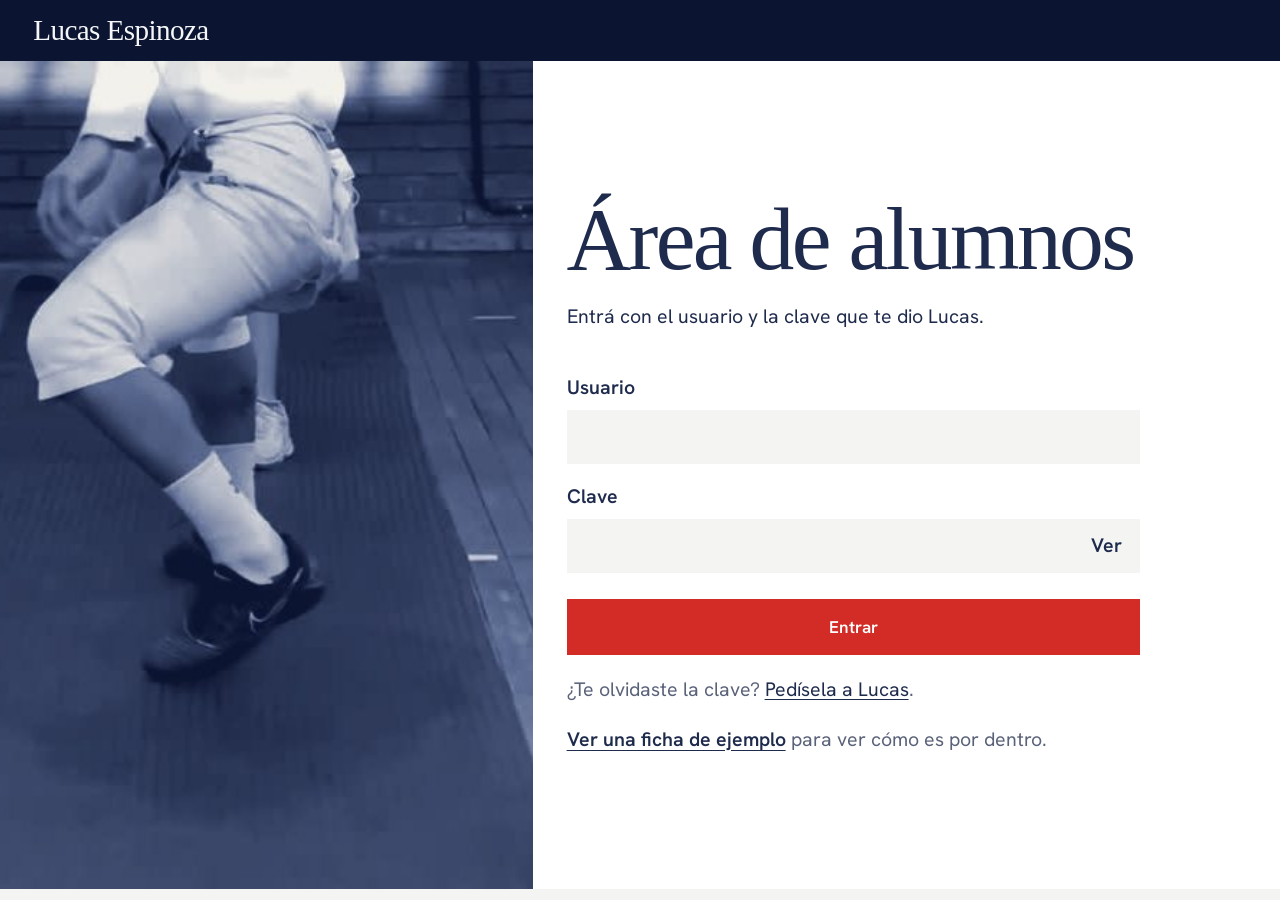
<file: alumnos/index.html>
<!doctype html>
<html lang="es-AR">
<head>
<meta charset="utf-8">
<meta name="viewport" content="width=device-width, initial-scale=1">
<title>Área de alumnos · Lucas Espinoza, Maestro de Armas</title>
<meta name="description" content="Ingreso para alumnos de esgrima de Lucas Espinoza: rutina de la semana, objetivos, notas del maestro y cronómetro de asaltos.">
<meta name="robots" content="noindex, nofollow">
<meta name="theme-color" content="#0b1430">
<link rel="icon" href="../assets/img/favicon.svg" type="image/svg+xml">
<link rel="preconnect" href="https://fonts.googleapis.com">
<link rel="preconnect" href="https://fonts.gstatic.com" crossorigin>
<link rel="preconnect" href="https://api.fontshare.com">
<link rel="preconnect" href="https://cdn.fontshare.com" crossorigin>
<link href="https://fonts.googleapis.com/css2?family=Hanken+Grotesk:wght@400;500;600&display=swap" rel="stylesheet">
<link href="https://api.fontshare.com/v2/css?f[]=zodiak@100,300,500&display=swap" rel="stylesheet">
<link rel="stylesheet" href="../styles.css?v=5">
<link rel="stylesheet" href="alumnos.css?v=1">
</head>
<body class="portal-page">
<a class="skip" href="#contenido">Saltar al contenido</a>

<header class="p-bar">
  <a class="wordmark" href="../">Lucas Espinoza</a>
  <button class="p-out" type="button" data-logout hidden>Salir</button>
</header>

<main id="contenido">

  <!-- INGRESO -->
  <section class="login" data-view="login">
    <div class="login-art" aria-hidden="true">
      <img src="../assets/img/estocada-a-fondo.jpg" width="490" height="576" alt="">
    </div>
    <div class="login-box">
      <h1>Área de alumnos</h1>
      <p class="login-sub">Entrá con el usuario y la clave que te dio Lucas.</p>
      <form class="login-form" novalidate>
        <label for="u">Usuario</label>
        <input id="u" name="usuario" autocomplete="username" autocapitalize="none" spellcheck="false" required>
        <label for="c">Clave</label>
        <div class="pass">
          <input id="c" name="clave" type="password" autocomplete="current-password" required>
          <button type="button" class="pass-toggle" aria-pressed="false" aria-label="Mostrar clave">Ver</button>
        </div>
        <p class="login-error" role="alert" hidden></p>
        <button class="btn btn-accent login-go" type="submit">Entrar</button>
      </form>
      <p class="login-help">¿Te olvidaste la clave? <a href="https://ig.me/m/esp.fencingcoach" target="_blank" rel="noopener">Pedísela a Lucas</a>.</p>
      <p class="login-demo"><button type="button" class="text-link" data-demo>Ver una ficha de ejemplo</button> para ver cómo es por dentro.</p>
    </div>
  </section>

  <!-- PANEL -->
  <section class="dash" data-view="dash" hidden>
    <div class="dash-head">
      <h1 data-hello>Hola</h1>
      <p class="dash-meta" data-meta></p>
      <p class="dash-sample" data-sample hidden>Esta es una ficha de ejemplo armada para mostrar el área de alumnos. Los ejercicios son reales de esgrima, el alumno no.</p>
    </div>

    <div class="dash-grid">
      <div class="dash-main">
        <h2 class="dash-h">Tu semana</h2>
        <div class="days" role="tablist" aria-label="Días de entrenamiento" data-days></div>
        <div class="day-progress"><span data-progress-text></span><span class="bar-track"><span class="bar-fill" data-progress></span></span></div>
        <div class="day-body" role="tabpanel" data-day></div>
      </div>

      <aside class="dash-side">
        <article class="card card-note">
          <h2 class="dash-h">De Lucas</h2>
          <blockquote data-message></blockquote>
        </article>

        <article class="card card-timer" aria-labelledby="t-h">
          <h2 class="dash-h" id="t-h">Cronómetro</h2>
          <div class="presets" role="radiogroup" aria-label="Tipo de cronómetro" data-presets></div>
          <p class="clock" data-clock aria-live="off">3:00</p>
          <p class="clock-phase" data-phase aria-live="polite">Asalto</p>
          <div class="clock-ctl">
            <button class="btn btn-accent" type="button" data-start>Empezar</button>
            <button class="btn btn-ghost" type="button" data-reset>Reiniciar</button>
          </div>
        </article>

        <article class="card card-meet" data-meet hidden>
          <h2 class="dash-h">Próximo torneo</h2>
          <p class="meet-days" data-meet-days></p>
          <p data-meet-name></p>
        </article>

        <article class="card">
          <h2 class="dash-h">Objetivos del mes</h2>
          <ul class="goals" data-goals></ul>
        </article>

        <article class="card">
          <h2 class="dash-h">Notas de las clases</h2>
          <ul class="notes" data-notes></ul>
        </article>
      </aside>
    </div>
  </section>

</main>

<script src="alumnos.js?v=2" defer></script>
</body>
</html>
</file>
<file: styles.css>
/* Lucas Espinoza · Maestro de Armas
   Dirección: "la frase es el diseño" (taste-skill seed 1381031175)
   Zodiak (display) + Hanken Grotesk (texto) · azul marino sobre blanco · rojo de la luz de tocado como acento */

:root {
  --bg: #ffffff;
  --surface: #f4f4f2;
  --ink: #1f2b4d;
  --ink-deep: #0b1430;
  --muted: #5a627a;
  --accent: #d32b26;          /* la luz roja del aparato */
  --accent-ink: #ffffff;
  --field-1: #0b1430;  --field-1-ink: #f5f6f8;
  --field-2: #e3e1dc;  --field-2-ink: #1f2b4d;
  --navy: #1f2b4d;

  --display: "Zodiak", "Times New Roman", serif;
  --text: "Hanken Grotesk", system-ui, sans-serif;

  --step-small: 0.875rem;
  --step-body: clamp(1.0625rem, 1.02rem + 0.25vw, 1.25rem);
  --step-lead: clamp(1.375rem, 1.1rem + 0.9vw, 2rem);
  --step-head: clamp(2.5rem, 1.4rem + 4.4vw, 5.5rem);
  --step-giant: clamp(3.4rem, 0.4rem + 11vw, 11.5rem);

  --m: clamp(16px, 2.6vw, 36px);      /* margen de página */
  --gap-section: clamp(112px, 14vw, 200px);
  --ease: cubic-bezier(.2, .7, .2, 1);
}

*, *::before, *::after { box-sizing: border-box; }
html { overflow-x: clip; scroll-behavior: smooth; -webkit-text-size-adjust: 100%; }
body {
  margin: 0; overflow-x: clip;
  background: var(--bg); color: var(--ink);
  font: 400 var(--step-body)/1.5 var(--text);
  -webkit-font-smoothing: antialiased;
}
img { max-width: 100%; display: block; }
a { color: inherit; }
h1, h2, h3, p, ul, dl, dd { margin: 0; }
ul { padding: 0; list-style: none; }
button { font: inherit; color: inherit; }
:focus-visible { outline: 3px solid var(--accent); outline-offset: 3px; }
::selection { background: var(--ink); color: #fff; }
[hidden] { display: none !important; }
.sr-only { position: absolute; width: 1px; height: 1px; overflow: hidden; clip: rect(0 0 0 0); white-space: nowrap; }
.skip { position: absolute; left: var(--m); top: -60px; z-index: 50; background: var(--ink); color: #fff; padding: 10px 16px; }
.skip:focus { top: 10px; }
.placeholder { background: #fff2a8; color: #3a3000; padding: 0 .25em; }

h2 {
  font: 300 var(--step-head)/1 var(--display);
  letter-spacing: -0.02em;
}

/* Botones: rectángulo plano, una sola forma en todo el sitio */
.btn {
  display: inline-flex; align-items: center; justify-content: center;
  min-height: 48px; padding: 0 22px;
  font: 600 var(--step-body)/1 var(--text); text-decoration: none;
  border: 0; border-radius: 0; cursor: pointer;
  transition: transform .25s var(--ease), background-color .25s var(--ease), color .25s var(--ease);
}
.btn:active { transform: translateY(2px); }
.btn-accent { background: var(--accent); color: var(--accent-ink); }
.btn-accent:hover { background: #b3201c; }
.btn-ink { background: var(--ink); color: #fff; }
.btn-ink:hover { background: var(--ink-deep); }
.text-link { text-underline-offset: 4px; text-decoration-thickness: 2px; transition: color .2s; }
.text-link:hover { color: var(--accent); }

/* ---------- Barra ---------- */
.bar {
  position: fixed; inset: 0 0 auto 0; z-index: 30;
  display: flex; align-items: center; gap: 24px;
  padding: 14px var(--m);
  color: var(--ink);
  transition: color .3s var(--ease);
}
.bar[data-ink="light"] { color: #f5f6f8; }
.wordmark { font: 500 var(--step-lead)/1 var(--display); letter-spacing: -0.02em; text-decoration: none; margin-right: auto; }
.bar-nav { position: relative; }
.bar-links { display: flex; gap: 28px; }
.bar-links a { position: relative; text-decoration: none; font-weight: 500; padding: 6px 0; }
.bar-links a::after { content: ""; position: absolute; left: 0; right: 0; bottom: 0; height: 2px; background: currentColor; transform: scaleX(0); transform-origin: left; transition: transform .3s var(--ease); }
.bar-links a:hover::after { transform: scaleX(1); }
.menu-word { display: none; background: none; border: 0; font-weight: 600; padding: 10px 4px; cursor: pointer; }
.bar-cta { min-height: 44px; }

/* ---------- Hero: dos campos ---------- */
.hero { position: relative; height: 130svh; min-height: 720px; }
.hero-field { position: absolute; left: 0; right: 0; }
.hero-paper { top: 0; height: 50svh; background: var(--bg); }
.hero-navy { top: 50svh; bottom: 0; background: var(--navy); }
.hero-title-wrap { position: absolute; left: 0; right: 0; top: 50svh; }
.hero-title {
  position: absolute; left: 0; right: 0; top: 0;
  transform: translateY(-50%);
  margin: 0; text-align: center; text-transform: uppercase;
  font: 300 var(--step-giant)/0.9 var(--display);
  letter-spacing: -0.03em;
}
.hero-title span.l1, .hero-title span.l2 { display: block; }
.hero-title .l1 { color: var(--ink); }
.hero-title .l2 { color: #f5f6f8; }
.hero-photo { position: absolute; left: 0; right: 0; top: 50svh; width: 100%; height: calc(100% - 50svh); object-fit: cover; object-position: 50% 55%; opacity: .55; }
.video-toggle { position: absolute; z-index: 3; right: var(--m); top: calc(100svh - 56px); translate: 0 -100%; background: none; border: 0; color: #f5f6f8; font-size: var(--step-small); font-weight: 600; padding: 10px 0; cursor: pointer; text-decoration: underline; text-underline-offset: 4px; }
.video-toggle:hover { color: #fff; text-decoration-thickness: 2px; }
.slot {
  display: inline-block; vertical-align: baseline;
  width: 2.1em; height: 0.72em; margin: 0 0.06em;
  overflow: hidden; position: relative; top: 0.02em;
}
.slot video { width: 100%; height: 100%; object-fit: cover; display: block; }
@keyframes drift { from { transform: scale(1.04) translateX(-2%); } to { transform: scale(1.14) translateX(3%); } }
.hero-sub {
  position: absolute; z-index: 2; left: 50%; transform: translateX(-50%);
  top: calc(100svh - 56px); translate: 0 -100%;
  width: min(36ch, calc(100% - 2 * var(--m)));
  text-align: center; color: #f5f6f8;
  font-size: var(--step-body);
}

/* ---------- Intro ---------- */
.intro { padding: var(--gap-section) var(--m); display: grid; justify-items: center; gap: 48px; }
.statement {
  max-width: 24em; text-align: center;
  font: 300 var(--step-lead)/1.2 var(--display);
  letter-spacing: -0.01em;
}
.thumb { display: inline-block; width: 1.25em; height: 0.85em; vertical-align: -0.1em; margin: 0 0.12em; overflow: hidden; border-radius: 0.14em; }
.thumb img { width: 100%; height: 100%; object-fit: cover; }
.intro-cta { display: flex; flex-wrap: wrap; gap: 16px 24px; align-items: center; justify-content: center; }

/* ---------- Tocá al tirador ---------- */
.armas {
  background: var(--field-1); color: var(--field-1-ink);
  padding: var(--gap-section) var(--m);
  display: grid; grid-template-columns: minmax(0, 5fr) minmax(0, 7fr); gap: clamp(32px, 5vw, 96px); align-items: center;
}
.armas-copy { display: grid; gap: 28px; min-width: 0; }
.armas-copy > p { max-width: 40ch; }
.weapon-pick { display: flex; gap: 8px; flex-wrap: wrap; }
.weapon-pick button {
  min-height: 52px; padding: 0 22px; border: 0; cursor: pointer;
  background: #1b2547; color: #f5f6f8; font-weight: 600; font-size: var(--step-body);
  transition: background-color .25s var(--ease), color .25s var(--ease), transform .2s var(--ease);
}
.weapon-pick button:hover { background: #2a3766; }
.weapon-pick button:active { transform: translateY(2px); }
.weapon-pick button[aria-checked="true"] { background: #f5f6f8; color: var(--ink-deep); }
.weapon-facts { display: grid; gap: 14px; }
.weapon-facts div { display: grid; grid-template-columns: 9.5em minmax(0, 1fr); gap: 16px; }
.weapon-facts dt { color: #aab3cc; }
.weapon-facts dd { transition: opacity .3s var(--ease); }
.weapon-facts.swap dd { opacity: 0; }
.armas-stage { min-width: 0; display: grid; gap: 20px; }
.scorebox {
  display: flex; align-items: center; gap: 16px;
  background: #151e3d; padding: 16px 20px; min-height: 76px;
}
.lamp { width: 44px; height: 44px; border-radius: 50%; background: #2a3458; flex: none; transition: background-color .15s, transform .3s var(--ease); }
.lamp[data-lamp="red"] { background: var(--accent); transform: scale(1.08); }
.lamp[data-lamp="white"] { background: #ffffff; transform: scale(1.08); }
.lamp.flash { animation: flash .5s steps(2) 2; }
@keyframes flash { 50% { opacity: .35; } }
.scorebox-text { font: 300 var(--step-lead)/1.15 var(--display); }
.fencer { width: 100%; height: auto; touch-action: manipulation; }
.fencer .piste { stroke: #2a3458; stroke-width: 6; }
.fencer .zone { cursor: pointer; outline: none; }
.fencer .zone path:not(.torso):not(.bib) { fill: none; stroke: #e9e8e2; stroke-width: 26; stroke-linecap: round; stroke-linejoin: round; transition: stroke .2s; }
.fencer .zone .foot { stroke-width: 16; }
.fencer .torso, .fencer .bib { fill: #e9e8e2; stroke: #e9e8e2; stroke-width: 18; stroke-linejoin: round; transition: fill .2s, stroke .2s; }
.fencer .mask { fill: #2c3555; stroke: #e9e8e2; stroke-width: 6; transition: fill .2s; }
.fencer .bib { fill: #c9c8c1; stroke: #c9c8c1; stroke-width: 4; }
.fencer .hand { fill: #c9c8c1; transition: fill .2s; }
.fencer .blade { stroke: #c9cfdf; stroke-width: 4; stroke-linecap: round; }
/* zona válida del arma elegida */
.fencer .zone.valid path:not(.torso):not(.bib), .fencer .zone.valid .foot { stroke: #8fa0d4; }
.fencer .zone.valid .torso, .fencer .zone.valid .bib { fill: #8fa0d4; stroke: #8fa0d4; }
.fencer .zone.valid .mask { fill: #8fa0d4; }
.fencer .zone.valid .hand { fill: #8fa0d4; }
.fencer .zone:hover path:not(.torso):not(.bib), .fencer .zone:focus-visible path:not(.torso):not(.bib) { stroke: #ffffff; }
.fencer .zone:hover .torso, .fencer .zone:focus-visible .torso, .fencer .zone:hover .bib { fill: #fff; stroke: #fff; }
.fencer .zone.hit path:not(.torso):not(.bib), .fencer .zone.hit .foot { stroke: var(--accent) !important; }
.fencer .zone.hit .torso, .fencer .zone.hit .bib, .fencer .zone.hit .mask, .fencer .zone.hit .hand { fill: var(--accent) !important; stroke: var(--accent) !important; }
.noscript { color: #aab3cc; }
.armas-legend { color: #aab3cc; font-size: var(--step-small); }
.armas-legend b { color: #8fa0d4; font-weight: 600; }

/* ---------- Sobre Lucas ---------- */
.about {
  padding: var(--gap-section) var(--m);
  display: grid; grid-template-columns: repeat(12, minmax(0, 1fr)); gap: 0 24px;
}
.about-facts { grid-column: 1 / span 2; display: grid; gap: 22px; align-content: start; font-size: var(--step-small); padding-top: .4em; }
.about-facts span { display: block; color: var(--muted); }
.about-text { grid-column: 3 / span 10; display: grid; gap: 1.2em; }
.about-big { font: 300 var(--step-lead)/1.22 var(--display); letter-spacing: -0.01em; max-width: 34em; }
.about-body { display: grid; grid-template-columns: repeat(2, minmax(0, 1fr)); gap: 24px 48px; max-width: 64em; }
.about-body p { max-width: 42ch; }
.about-text strong { font-weight: 500; }
.about-text a { color: var(--ink); text-decoration-thickness: 2px; text-underline-offset: 5px; }
.about-text a:hover { color: var(--accent); }
.dropcap { float: left; width: 3.66em; height: 3.66em; object-fit: cover; margin: 0.18em 0.5em 0 0; }
.about-text { gap: 48px; }

/* ---------- Un verbo por vez ---------- */
.verbs { background: var(--field-1); }
.verb-panel { position: relative; height: 100svh; min-height: 560px; overflow: clip; }
.verb-panel > img { position: absolute; inset: 0; width: 100%; height: 100%; object-fit: cover; }
.verb-panel::after { content: ""; position: absolute; inset: 0; background: rgba(11, 20, 48, .38); }
.verb-sticky { position: absolute; inset: 0 0 auto 0; height: calc(100% - 120px); z-index: 2; display: grid; place-items: center; }
.verb {
  font: 100 clamp(4.5rem, 1rem + 14vw, 16rem)/1 var(--display);
  letter-spacing: -0.04em; text-transform: uppercase; color: #ffffff; white-space: nowrap; text-align: center;
}
.verb-note {
  position: absolute; left: 0; bottom: 0; z-index: 3;
  max-width: 40ch; padding: 28px var(--m) 32px;
  color: #fff; background: rgba(11, 20, 48, .72);
}

/* ---------- Clases: filas con fotos al margen ---------- */
.clases { padding: var(--gap-section) var(--m); display: grid; grid-template-columns: repeat(12, minmax(0, 1fr)); gap: 0 24px; }
.clases-head { grid-column: 5 / span 8; min-height: 50svh; display: flex; align-items: center; max-width: 11em; }
.row { grid-column: 5 / span 8; display: grid; grid-template-columns: minmax(0, 1fr) auto; gap: 40px; align-items: start; margin-top: clamp(72px, 8vw, 120px); }
.row h3 { font: 300 var(--step-lead)/1.05 var(--display); letter-spacing: -0.02em; margin-bottom: 16px; }
.row p { max-width: 38ch; }
.row p + p { margin-top: 12px; }
.row-img { object-fit: cover; height: auto; }
.w-a { width: clamp(160px, 17vw, 240px); aspect-ratio: 4 / 5; }
.w-b { width: clamp(200px, 22vw, 320px); aspect-ratio: 3 / 2; }
.w-c { width: clamp(140px, 13vw, 180px); aspect-ratio: 1; }

/* ---------- Recorrido ---------- */
.proof { background: var(--field-2); color: var(--field-2-ink); padding: var(--gap-section) var(--m); display: grid; gap: 56px; }
.names-lead { color: var(--ink); }
.names { font: 300 var(--step-head)/1.02 var(--display); letter-spacing: -0.02em; color: #7d8398; display: grid; gap: 0.08em; }
.names .n { transition: color .4s var(--ease); }
.names .n.lit { color: var(--ink); }
.proof-note { max-width: 46ch; justify-self: end; font-size: var(--step-body); }

/* ---------- Salas ---------- */
.salas { padding: var(--gap-section) var(--m); }
.salas h2 { max-width: 10em; margin-bottom: 72px; }
.salas-grid { display: grid; grid-template-columns: repeat(2, minmax(0, 1fr)); gap: 24px; }
.sala { background: var(--surface); padding: clamp(24px, 3vw, 48px); display: grid; gap: 16px; align-content: start; min-width: 0; }
.sala:nth-child(2) { background: var(--field-2); margin-top: 96px; }
.sala h3 { font: 300 var(--step-head)/1 var(--display); letter-spacing: -0.03em; }
.sala-name { font-weight: 600; }
.map { margin-top: 12px; aspect-ratio: 4 / 3; background: #d9d8d2; }
.map iframe { width: 100%; height: 100%; border: 0; filter: grayscale(1) contrast(1.05); }

/* ---------- Área de alumnos ---------- */
.portal { background: var(--navy); color: #f5f6f8; padding: var(--gap-section) var(--m); display: grid; grid-template-columns: repeat(12, minmax(0, 1fr)); gap: 32px 24px; align-items: center; }
.portal-copy { grid-column: 1 / span 6; display: grid; gap: 28px; }
.portal-copy p { max-width: 40ch; }
.portal-shot { grid-column: 8 / span 5; background: #f5f6f8; color: var(--ink); padding: 24px; display: grid; gap: 18px; transform: rotate(-1.5deg); transition: transform .5s var(--ease); }
.portal-shot:hover { transform: rotate(0); }
.ui-head b { display: block; font: 500 var(--step-lead)/1.1 var(--display); }
.ui-head span { color: var(--muted); font-size: var(--step-small); }
.ui-days { display: flex; gap: 6px; }
.ui-days span { padding: 8px 12px; background: #e3e1dc; font-size: var(--step-small); font-weight: 600; }
.ui-days .on { background: var(--ink); color: #fff; }
.ui-list { display: grid; gap: 10px; font-size: var(--step-small); }
.ui-list li { display: grid; grid-template-columns: 22px 1fr; gap: 10px; align-items: start; }
.ui-list i { width: 20px; height: 20px; background: #e3e1dc; margin-top: 2px; }
.ui-list .done i { background: var(--ink); }
.ui-list .done { color: var(--muted); text-decoration: line-through; }
.ui-list em { display: block; font-style: normal; color: var(--muted); font-size: var(--step-small); text-decoration: none; }
.ui-timer { background: var(--ink-deep); color: #fff; font: 500 var(--step-head)/1 var(--text); font-variant-numeric: tabular-nums; padding: 16px 20px; display: flex; align-items: baseline; justify-content: space-between; }
.ui-timer span { font-size: var(--step-small); color: #aab3cc; }

/* ---------- Preguntas ---------- */
.faq { padding: var(--gap-section) var(--m); display: grid; grid-template-columns: repeat(12, minmax(0, 1fr)); gap: 0 24px; }
.faq h2 { grid-column: 1 / -1; max-width: 9em; margin-bottom: 80px; }
.faq-list { grid-column: 5 / span 8; display: grid; gap: 12px; }
.faq details { padding: 12px 24px; margin: 0 -24px; transition: background-color .3s var(--ease); }
.faq details[open] { background: var(--surface); padding-bottom: 24px; }
.faq summary { cursor: pointer; list-style: none; display: flex; justify-content: space-between; gap: 24px; align-items: center; font: 300 var(--step-lead)/1.2 var(--display); padding: 12px 0; }
.faq summary::-webkit-details-marker { display: none; }
.faq summary::after { content: ""; width: 12px; height: 12px; flex: none; border-right: 2px solid currentColor; border-bottom: 2px solid currentColor; transform: rotate(45deg) translate(-3px, -3px); transition: transform .3s var(--ease); }
.faq details[open] summary::after { transform: rotate(-135deg); }
.faq summary:hover { color: var(--accent); }
.faq details p { max-width: 48ch; }
.faq details a { text-underline-offset: 3px; }

/* ---------- Contacto ---------- */
.contact { background: var(--field-1); color: var(--field-1-ink); min-height: 100svh; padding: 120px var(--m) 40px; display: grid; grid-template-rows: auto 1fr auto; gap: 40px; }
.contact-lead { font: 300 var(--step-lead)/1.2 var(--display); max-width: 24ch; }
.contact-handle {
  align-self: end; text-decoration: none;
  font: 300 var(--step-giant)/1 var(--display); letter-spacing: -0.035em;
  transition: color .3s var(--ease);
}
.contact-handle:hover { color: var(--accent); }
.contact-foot { display: flex; justify-content: space-between; gap: 24px; font-size: var(--step-small); flex-wrap: wrap; }
.contact-links { display: flex; gap: 20px; }
.contact-links a { text-underline-offset: 4px; }
.contact-links a:hover { color: var(--accent); }
.contact .placeholder { color: #3a3000; }

/* ---------- Pie ---------- */
.foot { background: var(--field-2); color: var(--field-2-ink); min-height: 100svh; overflow: hidden; position: relative; display: grid; grid-template-rows: 1fr auto auto; padding: 96px var(--m) 0; }
.foot-top { display: flex; justify-content: space-between; gap: 40px; flex-wrap: wrap; align-items: start; }
.foot-invite { font: 300 var(--step-head)/1 var(--display); letter-spacing: -0.03em; margin-bottom: 32px; }
.foot-links { display: grid; gap: 10px; }
.foot-links a, .share { text-decoration: none; background: none; border: 0; padding: 4px 0; cursor: pointer; font-size: var(--step-body); text-align: left; }
.foot-links a:hover, .share:hover { color: var(--accent); }
.foot-legal { display: flex; justify-content: space-between; gap: 16px; flex-wrap: wrap; font-size: var(--step-small); padding-bottom: 12px; }
.foot-legal a { text-underline-offset: 3px; }
.foot-name {
  font: 500 27vw/0.8 var(--display); letter-spacing: -0.05em; text-transform: uppercase;
  white-space: nowrap; transform: translateY(26%); margin-left: -0.04em; color: var(--ink);
}

/* ---------- CTA fijo en celular ---------- */
.sticky-cta { display: none; }

/* ---------- Entradas ---------- */
.reveal { opacity: 0; transform: translateY(24px); transition: opacity .8s var(--ease), transform .8s var(--ease); }
.reveal.in { opacity: 1; transform: none; }
.no-js .reveal { opacity: 1; transform: none; }
@media (prefers-reduced-motion: reduce) {
  html { scroll-behavior: auto; }
  .reveal { transform: none; transition: opacity .6s linear; }
  .portal-shot { transform: none; }
}

/* ---------- Tablet ---------- */
@media (max-width: 960px) {
  .armas { grid-template-columns: minmax(0, 1fr); }
  .portal-copy, .portal-shot { grid-column: 1 / -1; }
  .portal-shot { max-width: 460px; }
  .about-facts { grid-column: 1 / -1; grid-row: 2; grid-template-columns: repeat(3, minmax(0, 1fr)); margin-top: 48px; }
  .about-text { grid-column: 1 / -1; }
  .clases-head, .row { grid-column: 3 / -1; }
  .faq-list { grid-column: 3 / -1; }
}

/* ---------- Celular ---------- */
@media (max-width: 720px) {
  .bar { gap: 12px; padding: 10px var(--m); }
  .wordmark { font-size: 1.375rem; }
  .menu-word { display: block; }
  .bar-links {
    display: none; position: absolute; right: -8px; top: calc(100% + 8px);
    flex-direction: column; gap: 0; min-width: 200px;
    background: var(--ink-deep); padding: 8px 0;
    box-shadow: 0 16px 40px rgba(11, 20, 48, .35); /* taste-skill-ignore: menú flotante */
  }
  .bar-links.open { display: flex; }
  .bar-links a { display: block; padding: 14px 20px; color: #fff; background: none; }
  .bar-cta { display: none; }

  .hero { height: 120svh; min-height: 640px; }
  .hero-paper { height: 46svh; }
  .hero-navy { top: 46svh; }
  .hero-photo { top: 46svh; height: calc(100% - 46svh); }
  .video-toggle { top: auto; bottom: 16px; translate: none; }
  .hero-title-wrap { top: 46svh; }
  .hero-title { font-size: 12.4vw; }
  .slot { width: 1.5em; }
  .hero-sub { top: calc(100svh - 40px); width: min(28ch, calc(100% - 2 * var(--m))); }

  .intro { padding: 96px var(--m); justify-items: start; }
  .statement { text-align: left; }
  .intro-cta { justify-content: flex-start; }

  .weapon-pick button { flex: 1; padding: 0 10px; }
  .weapon-facts div { grid-template-columns: minmax(0, 1fr); gap: 2px; }
  .armas { gap: 28px; }
  .armas-copy { display: contents; }
  .armas-stage { order: 1; }
  .weapon-facts { order: 2; }

  .about-body { grid-template-columns: minmax(0, 1fr); }
  .dropcap { width: 4.9em; height: 4.9em; }
  .about-facts { grid-template-columns: minmax(0, 1fr); gap: 14px; }

  .verb { font-size: 16.5vw; }
  .verb-note { font-size: 1rem; max-width: none; right: 0; padding: 20px var(--m) 24px; }

  .clases-head { grid-column: 1 / -1; min-height: 40svh; }
  .row { grid-column: 1 / -1; grid-template-columns: minmax(0, 1fr); gap: 24px; margin-top: 64px; }
  .row-img.w-a { width: 100%; }
  .row-img.w-b { width: 70%; justify-self: end; }
  .row-img.w-c { width: 55%; }

  .proof-note { justify-self: start; }
  .names { font-size: 6.6vw; }

  .salas-grid { grid-template-columns: minmax(0, 1fr); }
  .sala:nth-child(2) { margin-top: 0; }

  .portal-shot { transform: none; }

  .faq h2 { margin-bottom: 48px; }
  .faq-list { grid-column: 1 / -1; }
  .faq details { margin: 0 calc(-1 * var(--m)); padding: 10px var(--m); }

  .contact { min-height: 86svh; padding-top: 96px; }
  .contact-handle { font-size: 11.5vw; }
  .contact-foot { flex-direction: column; }

  .foot { min-height: 90svh; padding-top: 72px; }
  .foot-top .btn { width: 100%; }
  .foot-links { grid-auto-flow: column; grid-template-columns: none; gap: 16px; flex-wrap: wrap; display: flex; }
  .foot-name { font-size: 34vw; }

  .sticky-cta {
    display: flex; position: fixed; left: 12px; right: 12px; bottom: 12px; z-index: 40;
    transform: translateY(140%); transition: transform .4s var(--ease);
  }
  .sticky-cta.show { transform: none; }
}
</file>
<file: alumnos/alumnos.css>
/* Área de alumnos: usa los tokens de ../styles.css */
.portal-page { background: var(--surface); min-height: 100svh; }
.p-bar { display: flex; align-items: center; justify-content: space-between; padding: 16px var(--m); background: var(--field-1); color: var(--field-1-ink); }
.p-bar .wordmark { margin: 0; }
.p-out { background: none; border: 0; color: inherit; font-weight: 600; padding: 10px 4px; cursor: pointer; text-decoration: underline; text-underline-offset: 4px; }
.p-out:hover { color: var(--accent); }

/* ---- Ingreso ---- */
.login { display: grid; grid-template-columns: minmax(0, 5fr) minmax(0, 7fr); min-height: calc(100svh - 72px); background: var(--bg); }
.login-art { position: relative; overflow: hidden; background: var(--field-1); }
.login-art img { width: 100%; height: 100%; object-fit: cover; animation: drift 18s var(--ease) infinite alternate; }
.login-box { padding: clamp(48px, 8vw, 120px) var(--m); display: grid; align-content: center; gap: 20px; max-width: 640px; }
.login-box h1 { font: 300 clamp(3rem, 1.6rem + 5vw, 6.5rem)/0.95 var(--display); letter-spacing: -0.03em; }
.login-sub { font-size: var(--step-body); }
.login-form { display: grid; gap: 8px; margin-top: 12px; }
.login-form label { font-weight: 600; margin-top: 10px; }
.login-form input {
  width: 100%; min-height: 54px; padding: 0 16px;
  font: 400 1.125rem var(--text); color: var(--ink);
  background: var(--surface); border: 2px solid transparent; border-radius: 0;
  transition: border-color .2s, background-color .2s;
}
.login-form input:focus { outline: none; border-color: var(--ink); background: #fff; }
.pass { position: relative; }
.pass input { padding-right: 96px; }
.pass-toggle { position: absolute; right: 6px; top: 50%; transform: translateY(-50%); background: none; border: 0; font-weight: 600; padding: 10px 12px; cursor: pointer; }
.pass-toggle:hover { color: var(--accent); }
.login-error { background: #fde3e2; color: #8a1410; padding: 12px 16px; margin-top: 8px; }
.login-go { margin-top: 18px; min-height: 56px; font-size: 1.0625rem; }
.login-go:disabled { opacity: .7; cursor: progress; }
.login-help, .login-demo { color: var(--muted); }
.login-help a { color: var(--ink); text-underline-offset: 3px; }
.login-demo .text-link { background: none; border: 0; padding: 0; font: inherit; font-weight: 600; color: var(--ink); text-decoration: underline; cursor: pointer; }
.login-demo .text-link:hover { color: var(--accent); }

/* ---- Panel ---- */
.dash { padding: clamp(40px, 6vw, 80px) var(--m) 96px; opacity: 0; transform: translateY(16px); transition: opacity .6s var(--ease), transform .6s var(--ease); }
.dash.in { opacity: 1; transform: none; }
.dash-head { display: grid; gap: 10px; margin-bottom: clamp(32px, 4vw, 56px); }
.dash-head h1 { font: 300 clamp(3rem, 1.6rem + 5vw, 6.5rem)/0.95 var(--display); letter-spacing: -0.03em; }
.dash-meta { color: var(--muted); font-size: var(--step-body); }
.dash-sample { background: #fff2a8; color: #3a3000; padding: 10px 14px; max-width: 62ch; font-size: .975rem; }
.dash-grid { display: grid; grid-template-columns: minmax(0, 7fr) minmax(0, 5fr); gap: 24px; align-items: start; }
.dash-main { background: var(--bg); padding: clamp(20px, 3vw, 40px); min-width: 0; }
.dash-side { display: grid; gap: 24px; min-width: 0; }
.dash-h { font: 300 clamp(1.75rem, 1.3rem + 1.4vw, 2.5rem)/1 var(--display); letter-spacing: -0.02em; margin-bottom: 18px; }
.card { background: var(--bg); padding: clamp(20px, 2.4vw, 32px); }

.days { display: flex; gap: 6px; flex-wrap: wrap; }
.days button { min-height: 46px; padding: 0 18px; border: 0; background: var(--field-2); font-weight: 600; cursor: pointer; transition: background-color .2s, color .2s, transform .2s var(--ease); }
.days button:hover { background: #d4d2cc; }
.days button:active { transform: translateY(2px); }
.days button[aria-selected="true"] { background: var(--ink); color: #fff; }
.day-progress { display: grid; grid-template-columns: auto minmax(0, 1fr); gap: 16px; align-items: center; margin: 20px 0 8px; color: var(--muted); font-size: .95rem; }
.bar-track { height: 8px; background: var(--field-2); overflow: hidden; }
.bar-fill { display: block; height: 100%; background: var(--accent); transform-origin: left; transform: scaleX(0); transition: transform .5s var(--ease); }
.day-focus { font: 300 1.5rem/1.2 var(--display); margin: 20px 0 8px; }
.block { margin-top: 24px; }
.block h3 { font: 600 1rem/1.3 var(--text); color: var(--muted); margin-bottom: 8px; }
.block ul { display: grid; gap: 4px; }
.block label { display: grid; grid-template-columns: 28px minmax(0, 1fr); gap: 14px; align-items: start; padding: 12px; margin: 0 -12px; cursor: pointer; transition: background-color .2s; }
.block label:hover { background: var(--surface); }
.block input { position: absolute; opacity: 0; pointer-events: none; }
.box { width: 26px; height: 26px; background: var(--field-2); position: relative; transition: background-color .2s, transform .2s var(--ease); }
.box::after { content: ""; position: absolute; left: 9px; top: 4px; width: 7px; height: 13px; border: solid #fff; border-width: 0 3px 3px 0; transform: rotate(45deg) scale(0); transition: transform .2s var(--ease); }
.block input:checked + .box { background: var(--ink); }
.block input:checked + .box::after { transform: rotate(45deg) scale(1); }
.block input:focus-visible + .box { outline: 3px solid var(--accent); outline-offset: 2px; }
.it { display: grid; gap: 2px; }
.it-name { font-weight: 500; }
.it-dose { color: var(--ink); font-variant-numeric: tabular-nums; }
.it-note { color: var(--muted); font-size: .95rem; }
.done .it-name { text-decoration: line-through; text-decoration-thickness: 2px; color: var(--muted); }

.card-note { background: var(--navy); color: #f5f6f8; }
.card-note blockquote { margin: 0; font: 300 clamp(1.25rem, 1.05rem + .6vw, 1.625rem)/1.3 var(--display); }

.card-timer { background: var(--field-1); color: var(--field-1-ink); }
.presets { display: flex; gap: 6px; flex-wrap: wrap; }
.presets button { min-height: 40px; padding: 0 12px; border: 0; background: #1b2547; color: inherit; font-weight: 600; font-size: .9rem; cursor: pointer; transition: background-color .2s; }
.presets button:hover { background: #2a3766; }
.presets button[aria-checked="true"] { background: #f5f6f8; color: var(--ink-deep); }
.clock { font: 500 clamp(4.5rem, 3rem + 6vw, 7rem)/1 var(--text); font-variant-numeric: tabular-nums; letter-spacing: -0.03em; margin-top: 24px; transition: color .3s; }
.clock.rest { color: #8fa0d4; }
.clock-phase { color: #aab3cc; margin: 6px 0 20px; }
.clock-ctl { display: flex; gap: 8px; }
.clock-ctl .btn { flex: 1; }
.btn-ghost { background: #1b2547; color: #f5f6f8; }
.btn-ghost:hover { background: #2a3766; }

.meet-days { font: 300 clamp(2.5rem, 1.8rem + 2vw, 3.5rem)/1 var(--display); letter-spacing: -0.02em; margin-bottom: 8px; }

.goals, .notes { display: grid; gap: 14px; }
.goals li { display: grid; grid-template-columns: 22px minmax(0, 1fr); gap: 12px; align-items: start; }
.tick { width: 20px; height: 20px; background: var(--field-2); margin-top: 3px; }
.goals .done .tick { background: var(--accent); }
.goals .done { color: var(--muted); }
.notes b { display: block; font-weight: 600; margin-bottom: 2px; }

@media (prefers-reduced-motion: reduce) {
  .login-art img { animation: none; }
  .dash { transform: none; }
}
@media (max-width: 860px) {
  .login { grid-template-columns: minmax(0, 1fr); }
  .login-art { height: 28svh; }
  .dash-grid { grid-template-columns: minmax(0, 1fr); }
}
@media (max-width: 720px) {
  .p-bar .wordmark { font-size: 1.375rem; }
  .days button { flex: 1; padding: 0 8px; }
  .presets button { flex: 1 1 auto; }
}
</file>
